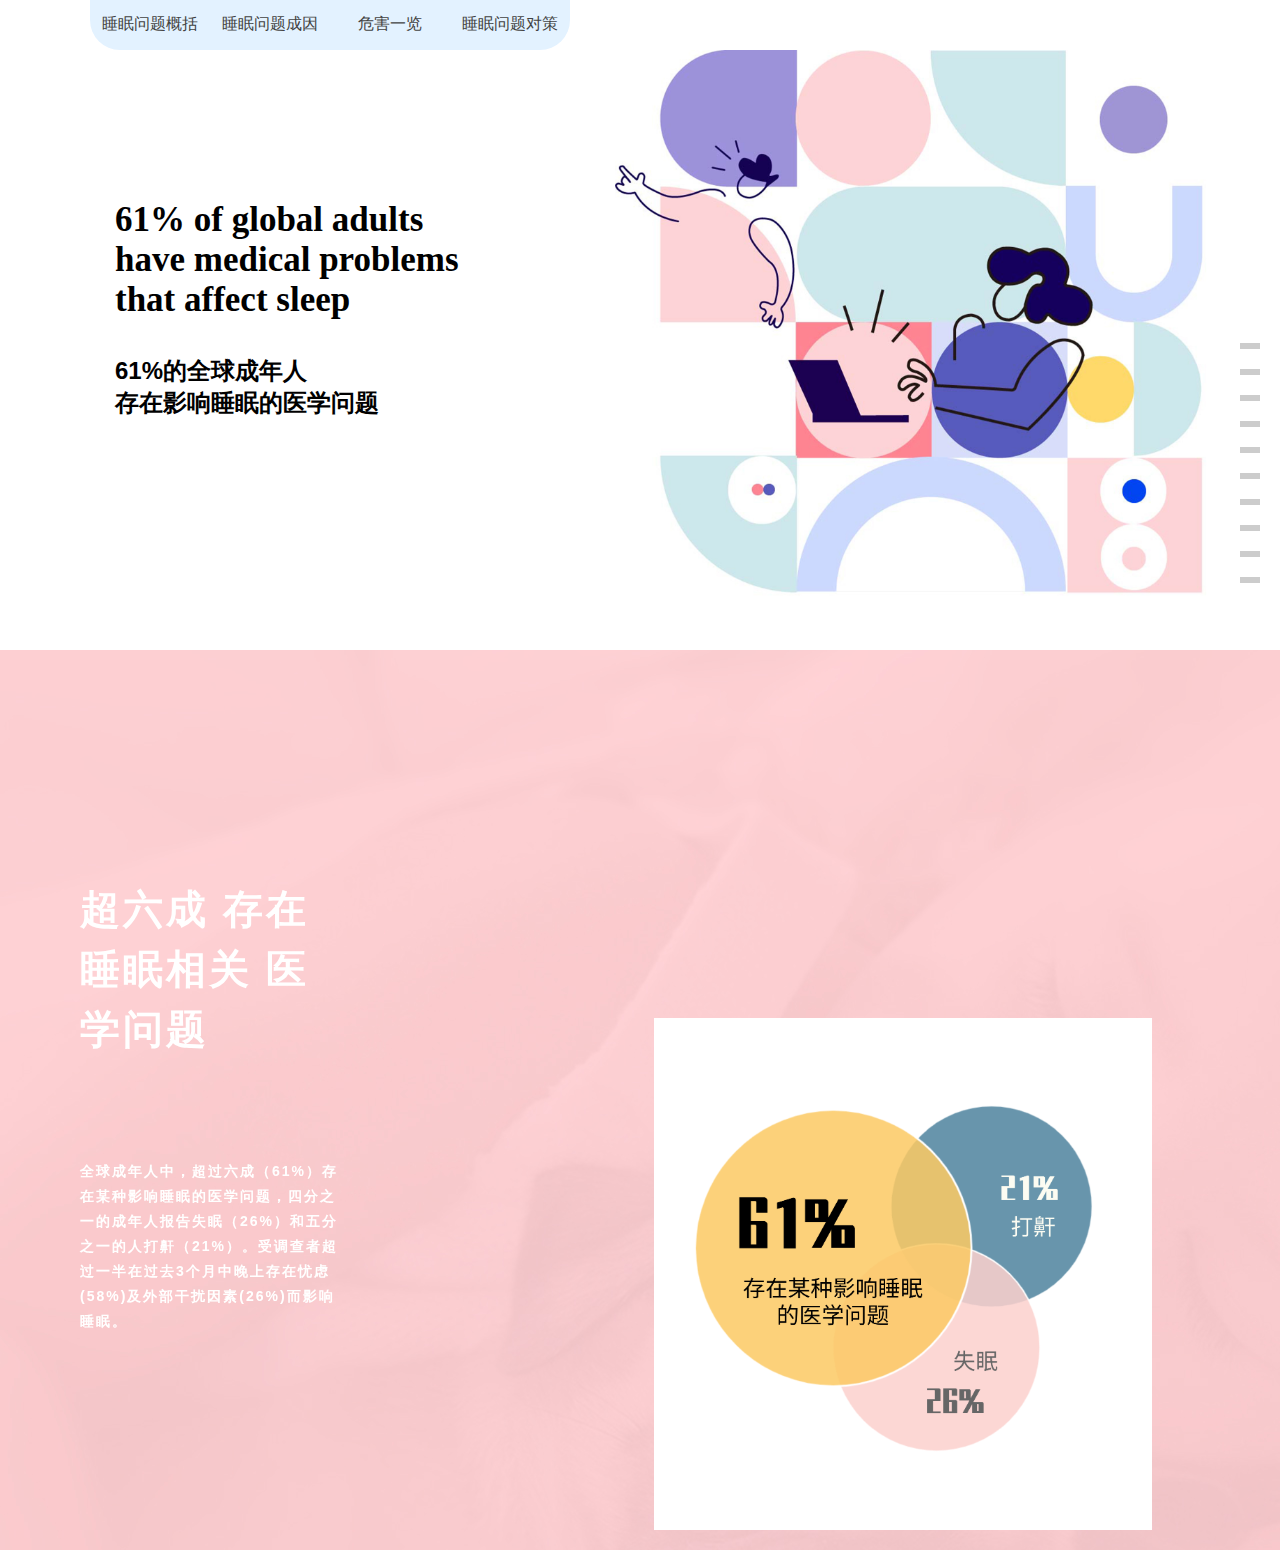
<file: index.html>
<!doctype html>
<html>
<head>
<meta charset="utf-8">
<title>睡眠问题概括</title>
	<link rel="stylesheet" href="css/index.css"/>

<link rel="stylesheet" href="css/style.css">
</head>

<body>
	<div id="header">
		<div class="header">
			
			<div class="header-middle">
				<nav>
					<ul id="nav">
						<li><a href="index.html">睡眠问题概括</a></li>
						<li><a href="wentichengyin.html">睡眠问题成因</a></li>
						<li><a href="wentiweihai.html">危害一览</a></li>
						<li><a href="jiejuefangan.html">睡眠问题对策</a></li>
					</ul>
				</nav>
			</div>
		</div>
	</div>
	
	<div class="big1">
		<div class="big1-left">
			<div class="big1-left1">
			<p>
				61% of global adults<br>
				have medical problems<br>
				that affect sleep
				
			</p>
			<h2>
				61%的全球成年人<br>
				存在影响睡眠的医学问题
			</h2>
			</div>
		</div>
		<div class="big1-right">
			<img src="img/睡眠概况/问题概括.jpg" alt="首图">
		</div>
	</div>
	
<div class="slider__warpper">
	  <div class="flex__container bg1 flex--active" data-slide="1">
		<div class="flex__item flex__item--left">
		  <div class="flex__content">
			
			<h1 class="text--big">超六成
存在睡眠相关
医学问题</h1>
			<p class="text--normal">全球成年人中，超过六成（61%）存在某种影响睡眠的医学问题，四分之一的成年人报告失眠（26%）和五分之一的人打鼾（21%）。受调查者超过一半在过去3个月中晚上存在忧虑 (58%)及外部干扰因素(26%)而影响睡眠。</p>
		  </div>
		 
		</div>
		<div class="flex__item flex__item--right"></div>
		<img class="pokemon__img" src="img/睡眠概况/1.png" />
	  </div>
	  <div class="flex__container bg2 animate--start" data-slide="2">
		<div class="flex__item flex__item--left">
		  <div class="flex__content">
			
			<h1 class="text--big">越年轻
越苦涩：
各代际睡眠图谱</h1>
			<p class="text--normal">调查显示：50后基本睡在甜美区。60后大多睡在舒适区和甜美区。70后4成睡在苦涩，烦躁和不眠区。80后和90后大多睡在苦涩区。00后再各个区域分布比较均衡。10后和05后大多睡在烦躁区和不眠区。</p>
		  </div>
		 
		</div>
		<div class="flex__item flex__item--right"></div>
		<img class="pokemon__img" src="img/睡眠概况/2.png" />
	  </div>
	  <div class="flex__container bg3 animate--start" data-slide="3">
		<div class="flex__item flex__item--left">
		  <div class="flex__content">
			
			<h1 class="text--big">超过3亿中国人
有睡眠障碍</h1>
			<p class="text--normal">中国有调查数据显示，超过3亿中国人有睡眠障碍，成年人失眠发生率高达38.2%，此外，6成以上90后觉得睡眠时间不足，6成以上青少年儿童睡眠时间不足8小时。</p>
		  </div>
		 
		</div>
		<div class="flex__item flex__item--right"></div>
		<img class="pokemon__img" src="img/睡眠概况/3.png" />
	  </div>
	  <div class="flex__container bg4 animate--start" data-slide="4">
		<div class="flex__item flex__item--left">
		  <div class="flex__content">
			
			<h1 class="text--big">全球睡眠概况</h1>
			<p class="text--normal">世界卫生组织统计发现，据有关数据统计，全球约有25%的人出现失眠问题。其中，约有20-30%是由于不同的睡眠障碍引起，而发达国家、城市的比例可能更高。根据世界卫生组织统计，全球睡眠障碍率达27%。</p>
		  </div>
		  
		</div>
		<div class="flex__item flex__item--right"></div>
		<img class="pokemon__img" src="img/睡眠概况/4.png" />
	  </div>
	  <div class="flex__container bg5 animate--start" data-slide="5">
		<div class="flex__item flex__item--left">
		  <div class="flex__content">
			
			<h1 class="text--big">失眠人群比例</h1>
			<p class="text--normal">中国失眠人群多达22.5%，2.3%的人存在严重的失眠问题，其中男性严重失眠人群比例是女性的两倍以上。数据分析还表明，入睡速度与生活习惯之间存在联系，零点以后，上床时间越晚，入睡就越困难；入睡时间更规律的人入睡速度......</p>
		  </div>
		  
		</div>
		<div class="flex__item flex__item--right"></div>
		<img class="pokemon__img" src="img/睡眠概况/5.png" />
	  </div>
	  
	  <div class="flex__container bg6 animate--start" data-slide="6">
		<div class="flex__item flex__item--left">
		  <div class="flex__content">
			
			<h1 class="text--big">地域睡眠
时长对比</h1>
			<p class="text--normal">通过城市分析发现，在中国最爱睡的城市排行榜中，安徽省宿州市排名第七，睡眠时间为7小时14分钟，排名第一的是拉萨，达到7小时27分钟。</p>
		  </div>
		  
		</div>
		<div class="flex__item flex__item--right"></div>
		<img class="pokemon__img" src="img/睡眠概况/6.png" />
	  </div>

	  <div class="flex__container bg7 animate--start" data-slide="7">
		<div class="flex__item flex__item--left">
		  <div class="flex__content">
			
			<h1 class="text--big">睡眠城市
排行榜</h1>
			<p class="text--normal">通过城市分析发现，在中国最爱睡的城市排行榜中，安徽省宿州市排名第七，睡眠时间为7小时14分钟，排名第一的是拉萨，达到7小时27分钟。</p>
		  </div>
		  
		</div>
		<div class="flex__item flex__item--right"></div>
		<img class="pokemon__img" src="img/睡眠概况/7.png" />
	  </div>

	  <div class="flex__container bg8 animate--start" data-slide="8">
		<div class="flex__item flex__item--left">
		  <div class="flex__content">
			
			<h1 class="text--big">失眠城市
排行榜</h1>
			<p class="text--normal">通过城市分析发现，在中国最爱睡的城市排行榜中，安徽省宿州市排名第七，睡眠时间为7小时14分钟，排名第一的是拉萨，达到7小时27分钟。</p>
		  </div>
		  
		</div>
		<div class="flex__item flex__item--right"></div>
		<img class="pokemon__img" src="img/睡眠概况/8.png" />
	  </div>

	  <div class="flex__container bg9 animate--start" data-slide="9">
		<div class="flex__item flex__item--left">
		  <div class="flex__content">
			
			<h1 class="text--big">90后睡眠不足，质量不佳</h1>
			<p class="text--normal">我国90后年轻人睡眠指数均值为 66.26，普遍睡眠不佳，呈现出“需要辗转反侧，才能安然入睡”的状态。“苦涩睡眠”占29.6%，“烦躁睡眠”占33.3%， “不眠”占12.2%，“安逸舒适睡眠”占......</p>
		  </div>
		  
		</div>
		<div class="flex__item flex__item--right"></div>
		<img class="pokemon__img" src="img/睡眠概况/10.png" />
	  </div>

	  <div class="flex__container bg10 animate--start" data-slide="10">
		<div class="flex__item flex__item--left">
		  <div class="flex__content">
			
			<h1 class="text--big">上海人最早睡，
北京人最早起</h1>
			<p class="text--normal">睡得最早的城市为上海，睡得最晚的城市深圳，起床最早的城市为北京，起床最晚的城市为珠海，晚睡晚起的城市为大连，晚睡早起的城市为重庆，作息最紊乱的城市为......</p>
		  </div>
		  
		</div>
		<div class="flex__item flex__item--right"></div>
		<img class="pokemon__img" src="img/睡眠概况/11.png" />
	  </div>

	  <div class="flex__container bg11 animate--start" data-slide="11">
		<div class="flex__item flex__item--left">
		  <div class="flex__content">
			
			<h1 class="text--big">数据来源</h1>
			<p class="text--normal">1. 搜狐健康
			2.2018-2019世界睡眠报告
			3.2019中国青少年儿童睡眠指数白皮书
			4.2016中国人睡眠白皮书
			5.2020职业人群睡眠调查报告
			6.淘宝数据
			7.2018国民睡眠生活消费大数据报告</p>
		  </div>
		  
		</div>
		<div class="flex__item flex__item--right"></div>
		<img class="pokemon__img" src="img/睡眠概况/30.png" />
	  </div>	  
	  
	</div>

	<div class="slider__navi">
	  <a href="#" class="slide-nav active" data-slide="1">1</a>
	  <a href="#" class="slide-nav" data-slide="2">2</a>
	  <a href="#" class="slide-nav" data-slide="3">3</a>
	  <a href="#" class="slide-nav" data-slide="4">4</a>
	  <a href="#" class="slide-nav" data-slide="5">5</a>
	  <a href="#" class="slide-nav" data-slide="6">6</a>
	  <a href="#" class="slide-nav" data-slide="7">7</a>
	  <a href="#" class="slide-nav" data-slide="8">8</a>
	  <a href="#" class="slide-nav" data-slide="9">9</a>
	  <a href="#" class="slide-nav" data-slide="10">10</a>
	  <a href="#" class="slide-nav" data-slide="11">11</a>
	</div>

<script src="js/jquery-2.1.1.min.js" type="text/javascript"></script>
<script type="text/javascript">
	$('.slide-nav').on('click', function(e) {
	  e.preventDefault();
	  // get current slide
	  var current = $('.flex--active').data('slide'),
		// get button data-slide
		next = $(this).data('slide');

	  $('.slide-nav').removeClass('active');
	  $(this).addClass('active');

	  if (current === next) {
		return false;
	  } else {
		$('.slider__warpper').find('.flex__container[data-slide=' + next + ']').addClass('flex--preStart');
		$('.flex--active').addClass('animate--end');
		setTimeout(function() {
		  $('.flex--preStart').removeClass('animate--start flex--preStart').addClass('flex--active');
		  $('.animate--end').addClass('animate--start').removeClass('animate--end flex--active');
		}, 800);
	  }
	});
</script>	
</body>
</html>
</file>
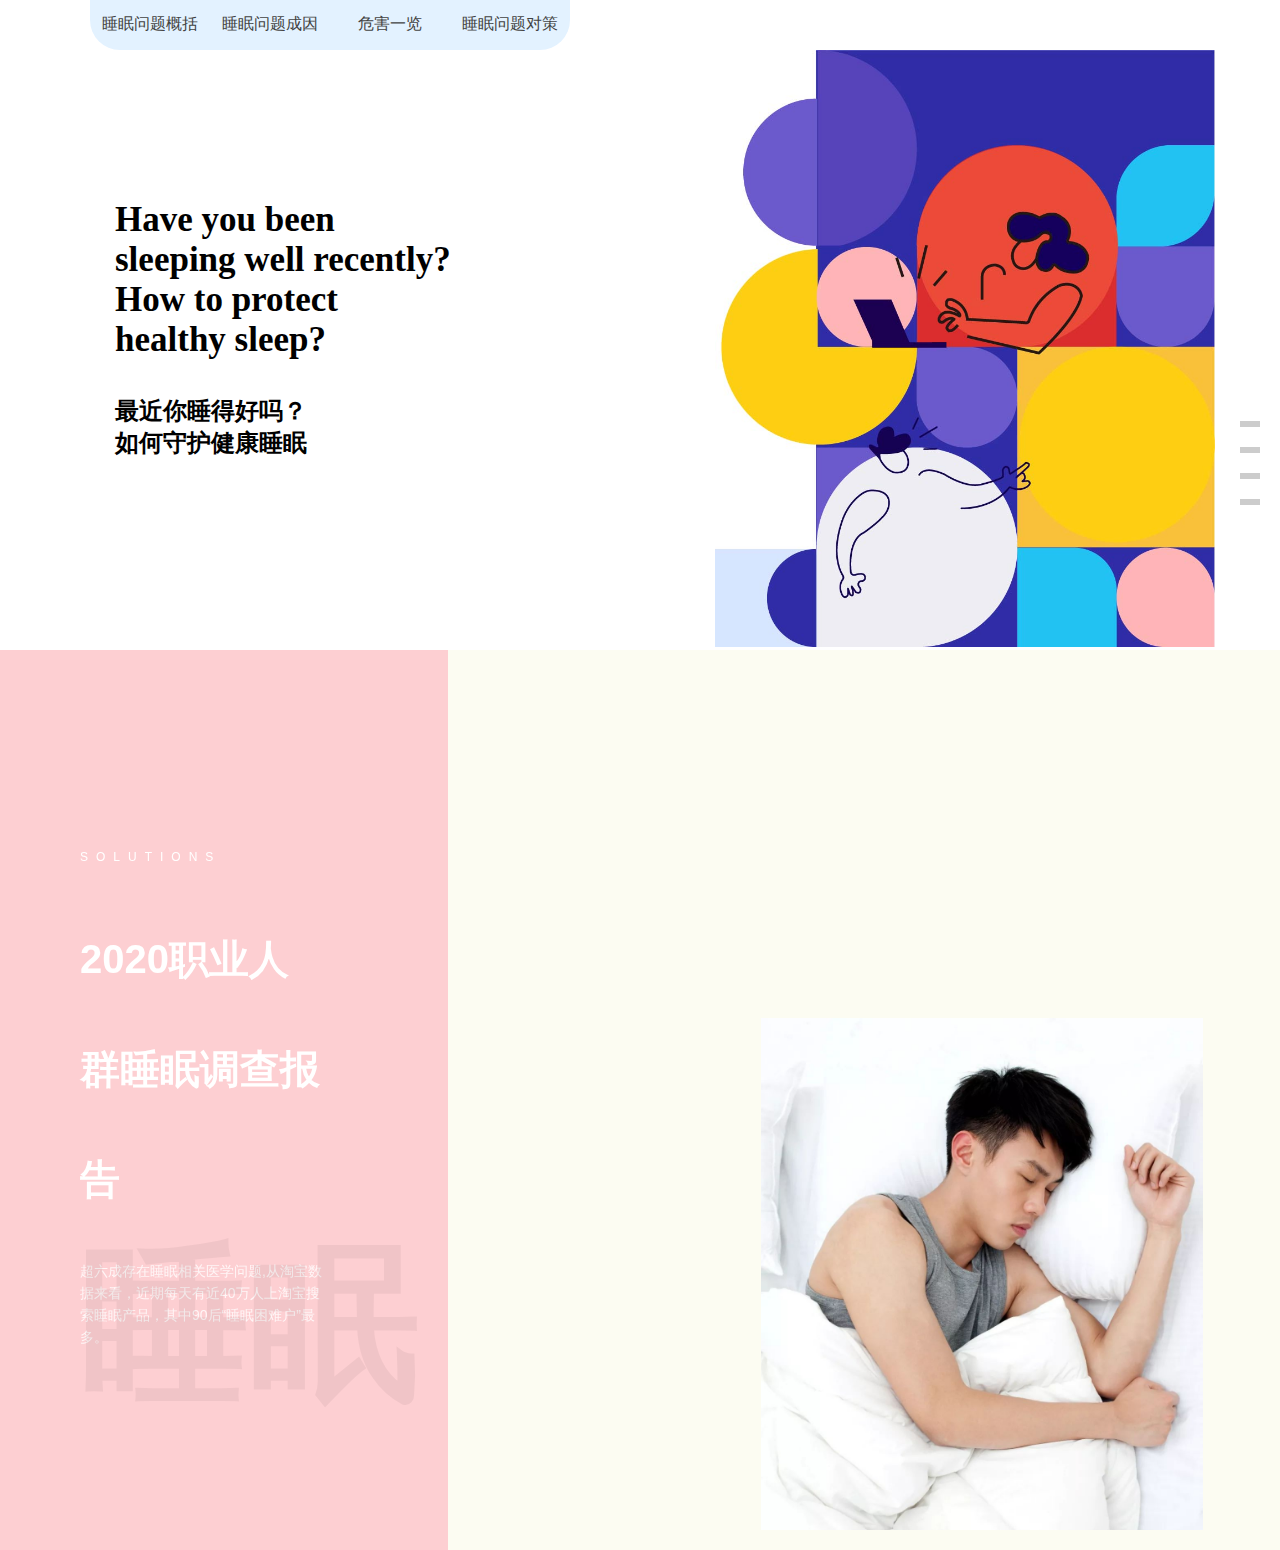
<file: jiejuefangan.html>
<!doctype html>
<html>
<head>
<meta charset="utf-8">
<title>睡眠问题对策</title>
	<link rel="stylesheet" href="css/jiejuefangan.css"/>
	<link href="css/style1.css" rel="stylesheet">
</head>

<body>
	<div id="header">
		<div class="header">
			
			<div class="header-middle">
				<nav>
					<ul id="nav">
						<li><a href="index.html">睡眠问题概括</a></li>
						<li><a href="wentichengyin.html">睡眠问题成因</a></li>
						<li><a href="wentiweihai.html">危害一览</a></li>
						<li><a href="jiejuefangan.html">睡眠问题对策</a></li>
					</ul>
				</nav>
			</div>
		</div>
	</div>
	
	<div class="big1">
		<div class="big1-left">
			<div class="big1-left1">
			<p>
				Have you been<br>
				sleeping well recently?<br>
				How to protect<br>
				healthy sleep?
			</p>
			<h2>
				最近你睡得好吗？<br>
				如何守护健康睡眠
			</h2>
			</div>
		</div>
		<div class="big1-right">
			<img src="img/解决方案/问题方案.jpg" alt="首图">
		</div>
	</div>
	
	<div class="slider__warpper">
	  <div class="flex__container flex--pikachu flex--active" data-slide="1">
		<div class="flex__item flex__item--left">
		  <div class="flex__content">
			<p class="text--sub">solutions</p>
			<h1 class="text--big">2020职业人群睡眠调查报告</h1>
			<p class="text--normal">超六成存在睡眠相关医学问题,从淘宝数据来看，近期每天有近40万人上淘宝搜索睡眠产品，其中90后“睡眠困难户”最多。</p>
		  </div>
		  <p class="text__background">睡眠</p>
		</div>
		<div class="flex__item flex__item--right"></div>
		<img class="pokemon__img" src="img/解决方案/1234.jpeg" alt="数据图">
	  </div>
	  <div class="flex__container flex--piplup animate--start" data-slide="2">
		<div class="flex__item flex__item--left">
		  <div class="flex__content">
			<p class="text--sub">Pokemon Gen IV</p>
			<h1 class="text--big"></h1>
			<p class="text--normal">从智能硬件到泡脚 为改善睡眠操碎了心。
国人为了改善睡眠也做了很多努力，除了佩戴智能手环 / 手表监测睡眠之外，听音乐、泡脚和坚持运动是大家为了改善睡眠使用最多的方法，其他还有购买更舒适的寝具、看书等方式。
From intelligent hardware to feet, it breaks the heart to improve sleep.
In addition to wearing smart bracelets / watches to monitor sleep, listening to music, soaking feet and sticking to exercise are the most commonly used methods to improve sleep. Other ways include buying more comfortable bedding and reading books.
</p>
		  </div>
		  <p class="text__background">睡眠</p>
		</div>
		<div class="flex__item flex__item--right"></div>
		<img class="pokemon__img" src="img/解决方案/21.png" alt="数据图">
	  </div>
	  <div class="flex__container flex--blaziken animate--start" data-slide="3">
		<div class="flex__item flex__item--left">
		  <div class="flex__content">
			<p class="text--sub">solutions</p>
			<h1 class="text--big">解决睡眠问题的办法</h1>
			<p class="text--normal">调查显示，过去一年购买助眠产品在整体消费占比数据统计的全国省份排行中，内蒙古、甘肃、青海等西北部地区睡眠幸福指数最高。相比之下，上海、北京、浙江、天津、江苏、黑龙江、福建等一线和东部沿海省份城市睡眠问题较为严重，睡眠幸福指数最低。</p>
		  </div>
		  <p class="text__background">睡眠</p>
		</div>
		<div class="flex__item flex__item--right"></div>
		<img class="pokemon__img" src="img/解决方案/12345.jpeg" alt="数据图">
	  </div>
	  <div class="flex__container flex--dialga animate--start" data-slide="4">
		<div class="flex__item flex__item--left">
		  <div class="flex__content">
			<p class="text--sub"></p>
			<h1 class="text--big"></h1>
			<p class="text--normal">此外，与男性相比，女性更易受睡眠困扰，对睡眠的要求自然也更为精致。如图所示，淘宝上购买睡眠产品的女性消费者远高于男性，占比超70％。
从图中可以看出，睡眠喷雾、保健枕头、蒸汽眼罩成了淘宝年度助眠神器。除此之外，智能睡眠仪、抗菌防螨被、玻尿酸美颜枕等睡眠“黑科技”也受到消费者青睐。</p>
		  </div>
		  <p class="text__background">睡眠</p>
		</div>
		<div class="flex__item flex__item--right"></div>
		<img class="pokemon__img" src="img/解决方案/25.png" alt="数据图">
	  </div>
	  <div class="flex__container flex--zekrom animate--start" data-slide="5">
		<div class="flex__item flex__item--left">
		  <div class="flex__content">
			<p class="text--sub">Pokemon Gen V</p>
			<h1 class="text--big">数据来源</h1>
			<p class="text--normal">
            1. 搜狐健康
			2.2018-2019世界睡眠报告
			3.2019中国青少年儿童睡眠指数白皮书
			4.2016中国人睡眠白皮书
			5.2020职业人群睡眠调查报告
			6.淘宝数据
			7.2018国民睡眠生活消费大数据报告</p>
		  </div>
		  <p class="text__background">睡眠</p>
		</div>
		<div class="flex__item flex__item--right"></div>
		<img class="pokemon__img" src="img/睡眠概况/30.png" alt="数据图">
	 </div>
	</div>
	
	

	<div class="slider__navi">
	  <a class="slide-nav active" href="#" data-slide="1">pikachu</a>
	  <a class="slide-nav" href="#" data-slide="2">piplup</a>
	  <a class="slide-nav" href="#" data-slide="3">blaziken</a>
	  <a class="slide-nav" href="#" data-slide="4">dialga</a>
	  <a class="slide-nav" href="#" data-slide="5">zekrom</a>
	</div>

<script src="js/jquery-2.1.1.min.js" type="text/javascript"></script>
<script type="text/javascript">
	$('.slide-nav').on('click', function(e) {
	  e.preventDefault();
	  // get current slide
	  var current = $('.flex--active').data('slide'),
		// get button data-slide
		next = $(this).data('slide');

	  $('.slide-nav').removeClass('active');
	  $(this).addClass('active');

	  if (current === next) {
		return false;
	  } else {
		$('.slider__warpper').find('.flex__container[data-slide=' + next + ']').addClass('flex--preStart');
		$('.flex--active').addClass('animate--end');
		setTimeout(function() {
		  $('.flex--preStart').removeClass('animate--start flex--preStart').addClass('flex--active');
		  $('.animate--end').addClass('animate--start').removeClass('animate--end flex--active');
		}, 800);
	  }
	});
</script>
</body>
</html>
</file>
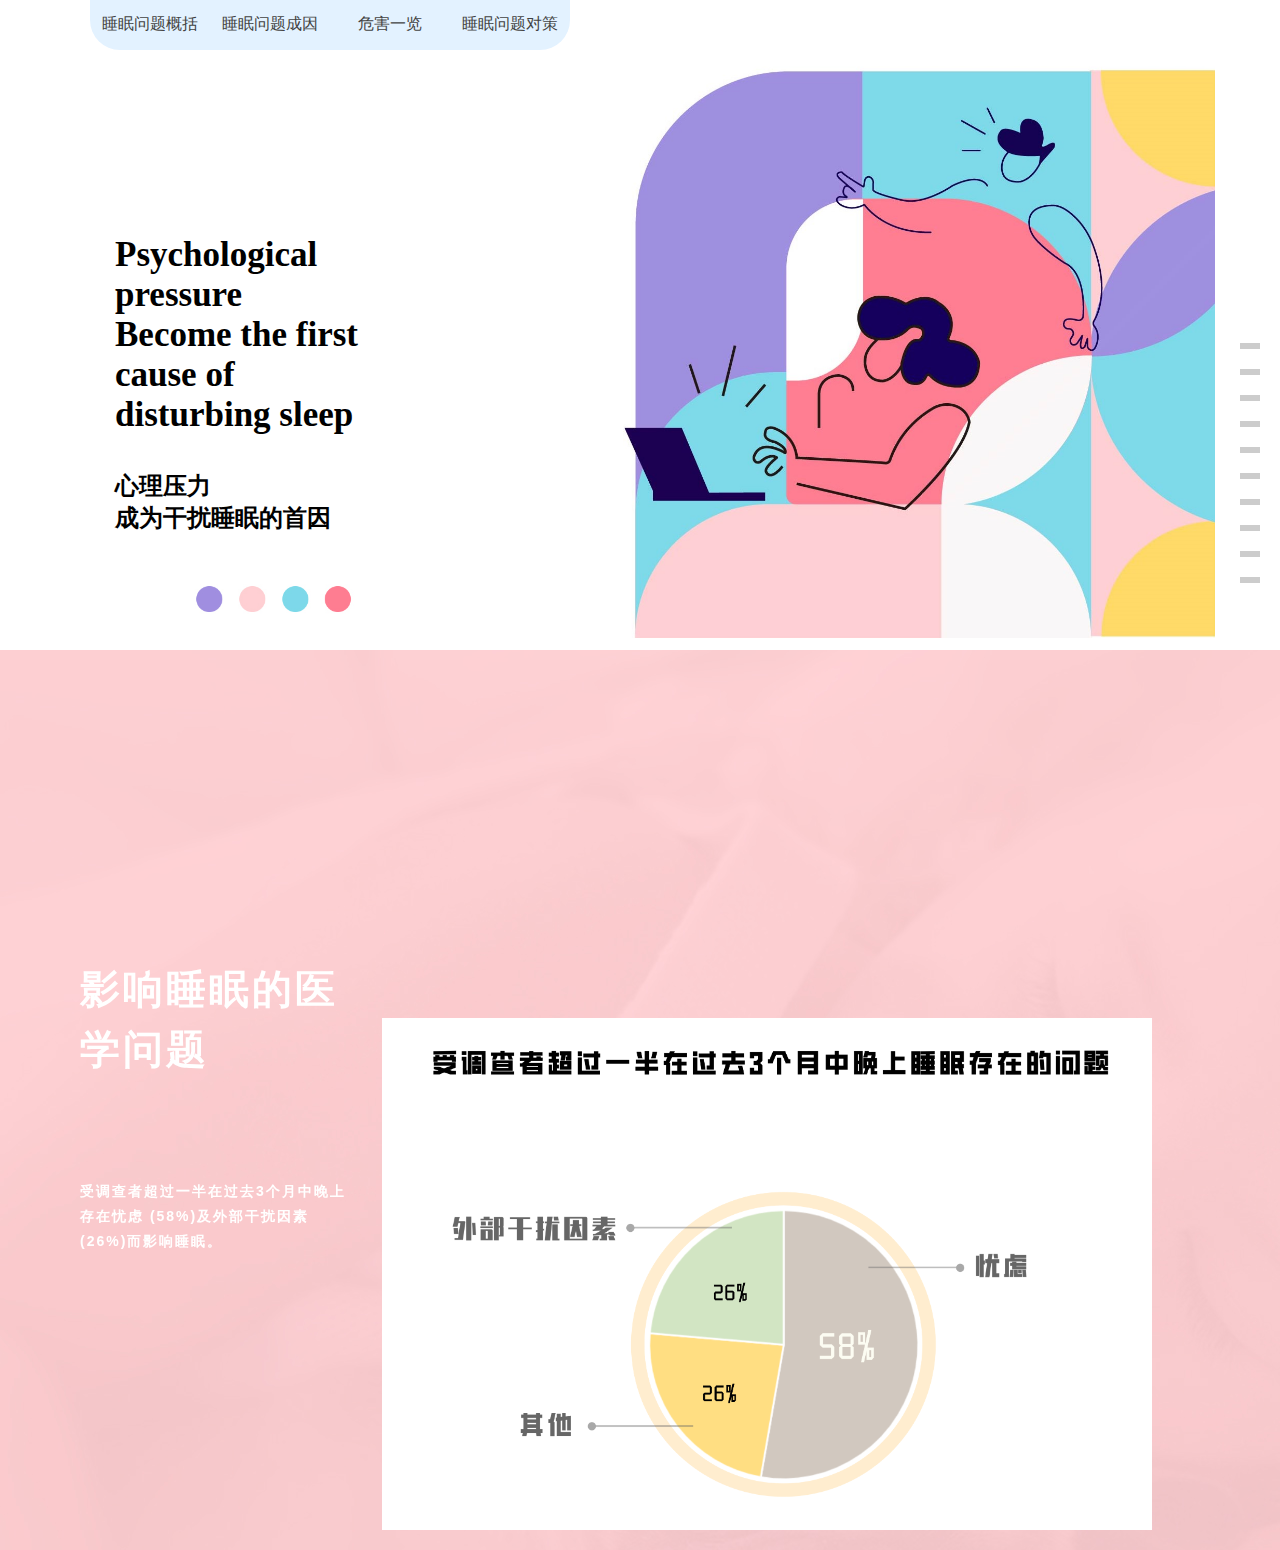
<file: wentichengyin.html>
<!doctype html>
<html>
<head>
<meta charset="utf-8">
<title>睡眠问题成因</title>
	<link rel="stylesheet" href="css/wentichengyin.css"/>
	<link rel="stylesheet" href="css/style.css">
</head>

<body>
	<div id="header">
		<div class="header">
			
			<div class="header-middle">
				<nav>
					<ul id="nav">
						<li><a href="index.html">睡眠问题概括</a></li>
						<li><a href="wentichengyin.html">睡眠问题成因</a></li>
						<li><a href="wentiweihai.html">危害一览</a></li>
						<li><a href="jiejuefangan.html">睡眠问题对策</a></li>
					</ul>
				</nav>
			</div>
		</div>
	</div>
	
	<div class="big1">
		<div class="big1-left">
			<div class="big1-left1">
			<p>
				Psychological pressure<br>
				Become the first cause of<br>
				disturbing sleep<br>
			</p>
			<h2>
				心理压力<br>
				成为干扰睡眠的首因
			</h2>
			</div>
			<div class="big1-left2">
				<img src="img/问题成因/点.jpg" alt="首图">
			</div>
		</div>
		<div class="big1-right">
			<img src="img/问题成因/问题的成因.jpg" alt="首图">
		</div>
	</div>
	
	<div class="slider__warpper">
	  <div class="flex__container bg1 flex--active" data-slide="1">
		<div class="flex__item flex__item--left">
		  <div class="flex__content">
			
			<h1 class="text--big">影响睡眠的医学问题</h1>
			<p class="text--normal">受调查者超过一半在过去3个月中晚上存在忧虑 (58%)及外部干扰因素(26%)而影响睡眠。</p>
		  </div>
		 
		</div>
		<div class="flex__item flex__item--right"></div>
		<img class="pokemon__img" src="img/问题成因/2-2.png" alt="数据图" >
	  </div>
	  <div class="flex__container bg2 animate--start" data-slide="2">
		<div class="flex__item flex__item--left">
		  <div class="flex__content">
			
			<h1 class="text--big">失眠带来的危害</h1>
			<p class="text--normal">未经治疗的失眠病人，83%的人出现沮丧和恼怒情绪，59%的人记忆力下降，47%的人伴随抑郁症状，43%的人出现思维混淆，42%的人情绪失控。长期失眠的人记忆力会减退，工作效率会大大下降，可能还会伴随消化不良......</p>
		  </div>
		 
		</div>
		<div class="flex__item flex__item--right"></div>
		<img class="pokemon__img" src="img/问题成因/失眠原因.png" alt="数据图">
	  </div>
	  <div class="flex__container bg3 animate--start" data-slide="3">
		<div class="flex__item flex__item--left">
		  <div class="flex__content">
			
			<h1 class="text--big">心理压力成为
干扰睡眠的首因</h1>
			<p class="text--normal">《白皮书》显示：近 80% 的人都比较关注自己的睡眠，心理压力大、工作学习任务重是影响睡眠的两大重要因素，仅有 30% 的人睡醒后感觉精力满满，大多数人在睡醒后都有一些不适。</p>
		  </div>
		 
		</div>
		<div class="flex__item flex__item--right"></div>
		<img class="pokemon__img" src="img/问题成因/20.png" alt="数据图">
	  </div>
	  <div class="flex__container bg4 animate--start" data-slide="4">
		<div class="flex__item flex__item--left">
		  <div class="flex__content">
			
			<h1 class="text--big">各代际失眠原因迥异</h1>
			<p class="text--normal">调查显示：00后主要失眠原因来自于学业压力;作为社会中坚力量的70后，80后和90后，工作压力过大是其失眠的主要原因；60后没有原因，莫名失眠；50后失眠原因受气候和生理原因影响较大。</p>
		  </div>
		  
		</div>
		<div class="flex__item flex__item--right"></div>
		<img class="pokemon__img" src="img/问题成因/年龄和失眠原因.png" alt="数据图">
	  </div>
	  <div class="flex__container bg5 animate--start" data-slide="5">
		<div class="flex__item flex__item--left">
		  <div class="flex__content">
			
			<h1 class="text--big">老人最养生 
年轻人睡眠堪忧</h1>
			<p class="text--normal">分年龄层来看，年纪越大的人睡的越养生，各年龄段人群睡眠中，只有 70 前和 80 后平均每晚的睡眠时间超过了 7 小时，其中 70 前睡眠时长最......</p>
		  </div>
		  
		</div>
		<div class="flex__item flex__item--right"></div>
		<img class="pokemon__img" src="img/问题成因/19.png" alt="数据图">
	  </div>
	  
	  <div class="flex__container bg6 animate--start" data-slide="6">
		<div class="flex__item flex__item--left">
		  <div class="flex__content">
			
			<h1 class="text--big">睡眠时间平均7.5h，
低于健康标准</h1>
			<p class="text--normal">90后睡眠时间平均值为7.5小时，低于健康睡眠时间，六成以上觉得睡眠时间不足。其中43.3%睡眠时间为7-8小时，23.4%睡眠时间为8-10小时。同时，调查结果显示，30.9%的人入睡需要30分钟以上，0.9%需要药物助眠才能入睡。</p>
		  </div>
		  
		</div>
		<div class="flex__item flex__item--right"></div>
		<img class="pokemon__img" src="img/问题成因/90后睡眠时间调查.png" alt="数据图">
	  </div>

	  <div class="flex__container bg7 animate--start" data-slide="7">
		<div class="flex__item flex__item--left">
		  <div class="flex__content">
			
			<h1 class="text--big">睡眠障碍者职业分析
程序员最易失眠</h1>
			<p class="text--normal">最容易失眠的是程序员，占16%，其次是蓝领、销售、咨询人员，新兴职业的淘宝店主、网红的睡眠状况也不是很好，分列第五、第六位。</p>
		  </div>
		  
		</div>
		<div class="flex__item flex__item--right"></div>
		<img class="pokemon__img" src="img/问题成因/90后职业分析.png" alt="数据图">
	  </div>

	  <div class="flex__container bg8 animate--start" data-slide="8">
		<div class="flex__item flex__item--left">
		  <div class="flex__content">
			
			<h1 class="text--big">女性平均
每晚多睡 
21分钟</h1>
			<p class="text--normal">女性的睡眠习惯明显优于男性，数据显示，女性的平均每晚睡眠时长比男性多 21 分钟，入睡时间在 23:40，比男性早 23 分钟，起床时间也早于男性......</p>
		  </div>
		  
		</div>
		<div class="flex__item flex__item--right"></div>
		<img class="pokemon__img" src="img/问题成因/17-2.png" alt="数据图">
	  </div>

	  <div class="flex__container bg9 animate--start" data-slide="9">
		<div class="flex__item flex__item--left">
		  <div class="flex__content">
			
			<h1 class="text--big">“晚睡晚起”
作息习惯人数最多</h1>
			<p class="text--normal">我国90后31.1%的受访者属于“晚睡晚起”作息习惯，30.9%属于“晚睡早起”，能保持早睡早起型作息的只占17.5%。接近1/3的人上午9点后起床。只有......</p>
		  </div>
		  
		</div>
		<div class="flex__item flex__item--right"></div>
		<img class="pokemon__img" src="img/问题成因/90后作息习惯.png" alt="数据图">
	  </div>

	  <div class="flex__container bg10 animate--start" data-slide="10">
		<div class="flex__item flex__item--left">
		  <div class="flex__content">
			
			<h1 class="text--big">淘宝睡眠经济数据图</h1>
			<p class="text--normal">从淘宝数据来看，近期每天有近40万人上淘宝搜索睡眠产品，其中90后“睡眠困难户”最多。</p>
		  </div>
		  
		</div>
		<div class="flex__item flex__item--right"></div>
		<img class="pokemon__img" src="img/问题成因/23.png" alt="数据图">
	  </div>

	  <div class="flex__container bg11 animate--start" data-slide="11">
		<div class="flex__item flex__item--left">
		  <div class="flex__content">
			
			<h1 class="text--big">数据来源：</h1>
			<p class="text--normal">1. 搜狐健康
			2.2018-2019世界睡眠报告
			3.2019中国青少年儿童睡眠指数白皮书
			4.2016中国人睡眠白皮书
			5.2020职业人群睡眠调查报告
			6.淘宝数据
			7.2018国民睡眠生活消费大数据报告</p>
		  </div>
		  
		</div>
		<div class="flex__item flex__item--right"></div>
		<img class="pokemon__img" src="img/问题成因/30.png" alt="数据图">
	  </div>	  
	  
	</div>

	<div class="slider__navi">
	  <a href="#" class="slide-nav active" data-slide="1">1</a>
	  <a href="#" class="slide-nav" data-slide="2">2</a>
	  <a href="#" class="slide-nav" data-slide="3">3</a>
	  <a href="#" class="slide-nav" data-slide="4">4</a>
	  <a href="#" class="slide-nav" data-slide="5">5</a>
	  <a href="#" class="slide-nav" data-slide="6">6</a>
	  <a href="#" class="slide-nav" data-slide="7">7</a>
	  <a href="#" class="slide-nav" data-slide="8">8</a>
	  <a href="#" class="slide-nav" data-slide="9">9</a>
	  <a href="#" class="slide-nav" data-slide="10">10</a>
	  <a href="#" class="slide-nav" data-slide="11">11</a>
	</div>

<script src="js/jquery-2.1.1.min.js" type="text/javascript"></script>
<script type="text/javascript">
	$('.slide-nav').on('click', function(e) {
	  e.preventDefault();
	  // get current slide
	  var current = $('.flex--active').data('slide'),
		// get button data-slide
		next = $(this).data('slide');

	  $('.slide-nav').removeClass('active');
	  $(this).addClass('active');

	  if (current === next) {
		return false;
	  } else {
		$('.slider__warpper').find('.flex__container[data-slide=' + next + ']').addClass('flex--preStart');
		$('.flex--active').addClass('animate--end');
		setTimeout(function() {
		  $('.flex--preStart').removeClass('animate--start flex--preStart').addClass('flex--active');
		  $('.animate--end').addClass('animate--start').removeClass('animate--end flex--active');
		}, 800);
	  }
	});
</script>
</body>
</html>
</file>
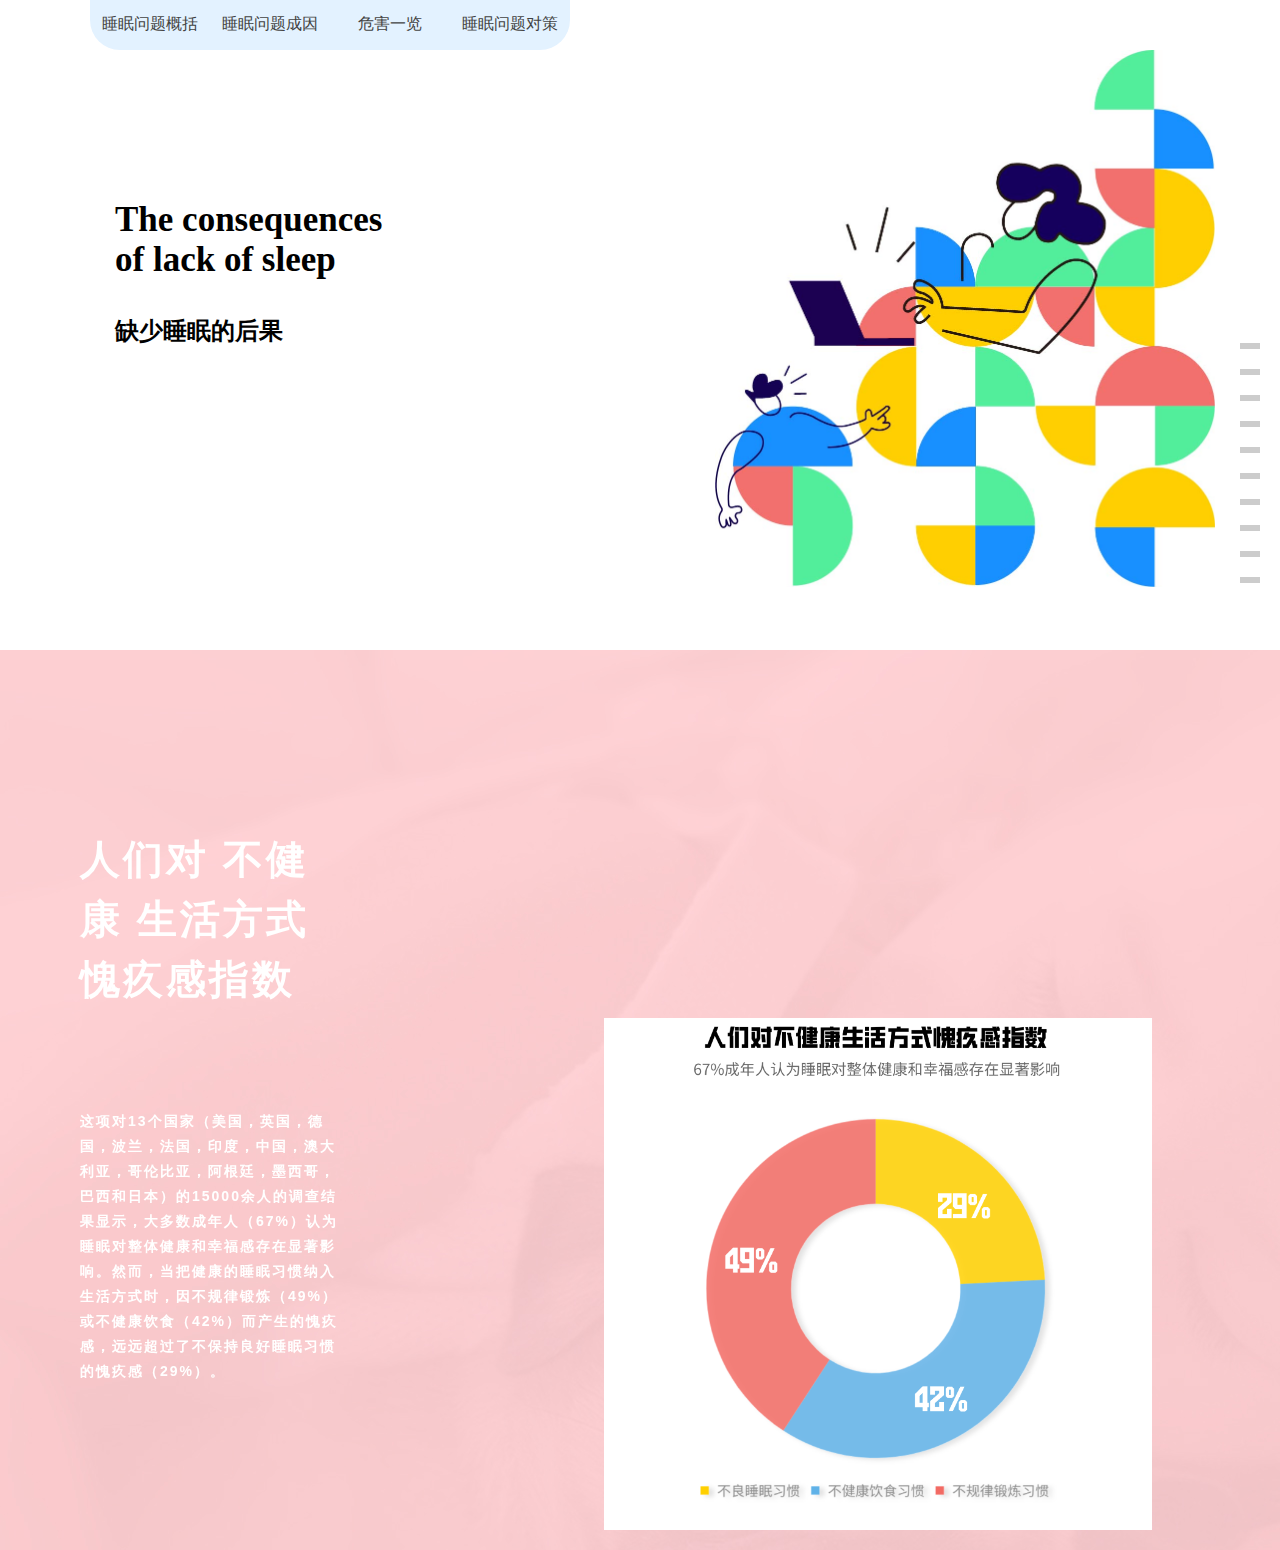
<file: wentiweihai.html>
<!doctype html>
<html>
<head>
<meta charset="utf-8">
<title>危害一览</title>
	<link rel="stylesheet" href="css/wentiweihai.css"/>
	<link rel="stylesheet" href="css/style.css">
</head>

<body>
	<div id="header">
		<div class="header">
			
			<div class="header-middle">
				<nav>
					<ul id="nav">
						<li><a href="index.html">睡眠问题概括</a></li>
						<li><a href="wentichengyin.html">睡眠问题成因</a></li>
						<li><a href="wentiweihai.html">危害一览</a></li>
						<li><a href="jiejuefangan.html">睡眠问题对策</a></li>
					</ul>
				</nav>
			</div>
		</div>
	</div>
	
	<div class="big1">
		<div class="big1-left">
			<div class="big1-left1">
			<p>
				The consequences<br>
				of lack of sleep<br>
			</p>
			<h2>
				缺少睡眠的后果<br>
			</h2>
			</div>
		</div>
		<div class="big1-right">
			<img src="img/问题危害/问题危害.jpg" alt="首图">
		</div>
	</div>
	
	<div class="slider__warpper">
	  <div class="flex__container bg1 flex--active" data-slide="1">
		<div class="flex__item flex__item--left">
		  <div class="flex__content">
			
			<h1 class="text--big">人们对
不健康
生活方式
愧疚感指数</h1>
			<p class="text--normal">这项对13个国家（美国，英国，德国，波兰，法国，印度，中国，澳大利亚，哥伦比亚，阿根廷，墨西哥，巴西和日本）的15000余人的调查结果显示，大多数成年人（67%）认为睡眠对整体健康和幸福感存在显著影响。然而，当把健康的睡眠习惯纳入生活方式时，因不规律锻炼（49%）或不健康饮食（42%）而产生的愧疚感，远远超过了不保持良好睡眠习惯的愧疚感（29%）。</p>
		  </div>
		 
		</div>
		<div class="flex__item flex__item--right"></div>
		<img class="pokemon__img" src="img/问题危害/愧疚指数.png" alt="数据图">
	  </div>
	  <div class="flex__container bg2 animate--start" data-slide="2">
		<div class="flex__item flex__item--left">
		  <div class="flex__content">
			
			<h1 class="text--big">情绪影响
睡眠质量</h1>
			<p class="text--normal">四分之三的人因为情绪导致睡眠质量下降，睡眠质量差的人达到36.3%。</p>
		  </div>
		 
		</div>
		<div class="flex__item flex__item--right"></div>
		<img class="pokemon__img" src="img/问题危害/10.png" alt="数据图">
	  </div>
	  <div class="flex__container bg3 animate--start" data-slide="3">
		<div class="flex__item flex__item--left">
		  <div class="flex__content">
			
			<h1 class="text--big">情绪影响
睡眠质量</h1>
			<p class="text--normal">四分之三的人因为情绪导致睡眠质量下降，睡眠质量差的人达到36.3%。</p>
		  </div>
		 
		</div>
		<div class="flex__item flex__item--right"></div>
		<img class="pokemon__img" src="img/问题危害/11.png" alt="数据图">
	  </div>
	  <div class="flex__container bg4 animate--start" data-slide="4">
		<div class="flex__item flex__item--left">
		  <div class="flex__content">
			
			<h1 class="text--big">情绪影响
睡眠质量</h1>
			<p class="text--normal">四分之三的人因为情绪导致睡眠质量下降，睡眠质量差的人达到36.3%。</p>
		  </div>
		  
		</div>
		<div class="flex__item flex__item--right"></div>
		<img class="pokemon__img" src="img/问题危害/12.png" alt="数据图">
	  </div>
	  <div class="flex__container bg5 animate--start" data-slide="5">
		<div class="flex__item flex__item--left">
		  <div class="flex__content">
			
			<h1 class="text--big">睡眠欠佳
生活质量
下降</h1>
			<p class="text--normal">受调查者超过一半在过去3个月中晚上存在忧虑 (58%)及外部干扰因素(26%)而影响睡眠。睡眠欠佳的后果包括：疲乏 (46%)，情绪不稳定或易怒(41%)，消极(39%)或注意力难以集中(39%)。</p>
		  </div>
		  
		</div>
		<div class="flex__item flex__item--right"></div>
		<img class="pokemon__img" src="img/问题危害/缺少睡眠后果.png" alt="数据图">
	  </div>
	  
	  <div class="flex__container bg6 animate--start" data-slide="6">
		<div class="flex__item flex__item--left">
		  <div class="flex__content">
			
			<h1 class="text--big">失眠
带来的危害</h1>
			<p class="text--normal">未经治疗的失眠病人，83%的人出现沮丧和恼怒情绪，59%的人记忆力下降，47%的人伴随抑郁症状，43%的人出现思维混淆，42%的人情绪失控。
长期失眠的人记忆力会减退，工作效率会大大下降，可能还会......</p>
		  </div>
		  
		</div>
		<div class="flex__item flex__item--right"></div>
		<img class="pokemon__img" src="img/问题危害/失眠导致问题.png" alt="数据图">
	  </div>

	  <div class="flex__container bg7 animate--start" data-slide="7">
		<div class="flex__item flex__item--left">
		  <div class="flex__content">
			
			<h1 class="text--big">2015年至2016年睡眠状况对比结果</h1>
			<p class="text--normal">据统计，2016中国人平均睡眠时长7小时，比2015年减少14分钟。平均入睡速度是17分钟，做梦时间占比为23%，深睡时长为1小时50分钟，每晚翻身次数为8次。男女睡眠对比分析发现，女性睡眠普遍比男性好，睡眠时长比男性多17分钟，入睡速度比男性快2分钟，深睡时长较男性多15分钟。年龄段睡眠分析发现，中学生一般睡眠时间最少，大学生......</p>
		  </div>
		  
		</div>
		<div class="flex__item flex__item--right"></div>
		<img class="pokemon__img" src="img/问题危害/逐年失眠分析.png" alt="数据图">
	  </div>

	  <div class="flex__container bg8 animate--start" data-slide="8">
		<div class="flex__item flex__item--left">
		  <div class="flex__content">
			
			<h1 class="text--big">女性平均
每晚多睡 
21 分钟</h1>
			<p class="text--normal">女性的睡眠习惯明显优于男性，数据显示，女性的平均每晚睡眠时长比男性多 21 分钟，入睡时间在 23:40，比男性早 23 分钟，起床时间也早于男性 2 分钟，平均睡眠得分为 83.5 分，而男性为 ......</p>
		  </div>
		  
		</div>
		<div class="flex__item flex__item--right"></div>
		<img class="pokemon__img" src="img/问题危害/18.png" alt="数据图">
	  </div>

	  <div class="flex__container bg9 animate--start" data-slide="9">
		<div class="flex__item flex__item--left">
		  <div class="flex__content">
			
			<h1 class="text--big">睡眠经济</h1>
			<p class="text--normal">世界睡眠日当天，淘宝在其新浪微博上发布了一组数据图，生动展示了淘宝上的睡眠经济。从淘宝数据来看，近期每天有近40万人上淘宝搜索睡眠产品，其中90后“睡眠困难户”最多。</p>
		  </div>
		  
		</div>
		<div class="flex__item flex__item--right"></div>
		<img class="pokemon__img" src="img/问题危害/24.png" alt="数据图">
	  </div>

	  <div class="flex__container bg10 animate--start" data-slide="10">
		<div class="flex__item flex__item--left">
		  <div class="flex__content">
			
			<h1 class="text--big">睡眠产品销量排行榜</h1>
			<p class="text--normal">调查显示，过去一年购买助眠产品在整体消费占比数据统计的全国省份排行中，内蒙古、甘肃、青海等西北部地区睡眠幸福指数最高。相比之下，上海、北京、浙江、天津、江苏、黑龙江、福建等一线和东部沿海省份城市睡眠问题较为严重，睡眠幸福指数最低。</p>
		  </div>
		  
		</div>
		<div class="flex__item flex__item--right"></div>
		<img class="pokemon__img" src="img/问题危害/27.png" alt="数据图">
	  </div>

	  <div class="flex__container bg11 animate--start" data-slide="11">
		<div class="flex__item flex__item--left">
		  <div class="flex__content">
			
			<h1 class="text--big">数据来源：</h1>
			<p class="text--normal">1. 搜狐健康
			2.2018-2019世界睡眠报告
			3.2019中国青少年儿童睡眠指数白皮书
			4.2016中国人睡眠白皮书
			5.2020职业人群睡眠调查报告
			6.淘宝数据
			7.2018国民睡眠生活消费大数据报告</p>
		  </div>
		  
		</div>
		<div class="flex__item flex__item--right"></div>
		<img class="pokemon__img" src="img/问题危害/30.png" alt="数据图">
	  </div>	  
	  
	</div>

	<div class="slider__navi">
	  <a href="#" class="slide-nav active" data-slide="1">1</a>
	  <a href="#" class="slide-nav" data-slide="2">2</a>
	  <a href="#" class="slide-nav" data-slide="3">3</a>
	  <a href="#" class="slide-nav" data-slide="4">4</a>
	  <a href="#" class="slide-nav" data-slide="5">5</a>
	  <a href="#" class="slide-nav" data-slide="6">6</a>
	  <a href="#" class="slide-nav" data-slide="7">7</a>
	  <a href="#" class="slide-nav" data-slide="8">8</a>
	  <a href="#" class="slide-nav" data-slide="9">9</a>
	  <a href="#" class="slide-nav" data-slide="10">10</a>
	  <a href="#" class="slide-nav" data-slide="11">11</a>
	</div>

<script src="js/jquery-2.1.1.min.js" type="text/javascript"></script>
<script type="text/javascript">
	$('.slide-nav').on('click', function(e) {
	  e.preventDefault();
	  // get current slide
	  var current = $('.flex--active').data('slide'),
		// get button data-slide
		next = $(this).data('slide');

	  $('.slide-nav').removeClass('active');
	  $(this).addClass('active');

	  if (current === next) {
		return false;
	  } else {
		$('.slider__warpper').find('.flex__container[data-slide=' + next + ']').addClass('flex--preStart');
		$('.flex--active').addClass('animate--end');
		setTimeout(function() {
		  $('.flex--preStart').removeClass('animate--start flex--preStart').addClass('flex--active');
		  $('.animate--end').addClass('animate--start').removeClass('animate--end flex--active');
		}, 800);
	  }
	});
</script>
</body>
</html>
</file>
<file: css/index.css>
@charset "utf-8";
/* CSS Document */
		body,img,ul,li{
			padding: 0px;
			margin: 0px;	
		}
		#header{
			width:1150px;
			height: 50px;
			/*border: 1px solid #EA8486;*/
			margin: 0px auto;
		}
		.header{
			width: 1100px;
			height: 30px;
			/*border: 1px solid red;*/
			margin: 0px auto;
		}
		.header-left{
			width: 180px;
			height: 40px;
			/*border: 1px solid green;*/
			float: left;
			line-height: 2rem;
		}
		.header-middle{
			height: 40px;
			/*border: 1px solid green;*/
			float: left;
		}
		.header-right1{
			width: 300px;
			height: 40px;
			/*border: 1px solid #FDF7F7;*/
			float:left;
		}
		.header-right2{
			width: 50px;
			height: 40px;
			/*border: 1px solid #FDF7F7;*/
			float:right;
			line-height: 2.8rem;
		}
		.header-title{
			font-family:Microsoft YaHei;
			font-size:25px;
			font-weight: bold;
			color:#3187F3;
		}
		#nav{
			list-style: none;
			height:50px;
			line-height: 3rem;
			float: right;
			text-align: center;	
			position:fixed;
			z-index:999;
			border-radius: 0px 0px 30px 30px;
			background: #E3F2FF;
		}
		.nav-title{
			font-family:Microsoft YaHei;
			text-align:left;
			font-size:12px;
			color:#B3B3B3;	
		}
		#nav li{
			height: 20px;
			margin-left: 0px;
			float:left;
			width:120px;
		}
		a{
			font-family:SimHei;
			text-decoration:none;
			text-transform:uppercase;
			color:#424242;
		}
		a:hover{
			color:#F0BBCA;
		}
		a:active{
			color:#4175D8;
		} 
		.big1{
			width: 1150px;
			height: 600px;
			/*background-color: #E8E9B9;*/
			margin: 0px auto;	
		}
		.big1-left{
			width: 500px;
			height: 600px;
			/*background-color:#F79193;*/
			float:left;
			margin: 0 0 0 0;
		}
		.big1-left1{
			margin: 150px 50px 50px;
		}
		.big1-left1>p{
			font-family:Microsoft YaHei;
			font-size:35px;
			font-weight: bold;
		}
		.big1-right{
			width: 600px;
			height: 600px;
			/*background-color:antiquewhite;*/
			float:right;
			margin: 0 0 0 0;
		}
		.big1-right>img{
			width: 600px
		}
		.big2{
			width: 1150px;
			height: 600px;
			background:url(../img/睡眠概况/第一屏.jpg);no-repeat:10px center;
			margin: 0px auto;
		}
		.big2-left{
			width: 300px;
			height: 600px;
			float:left;
			margin: 0px 10px 0px; 
		}
		.big2-left1{
			width: 300px;
			height: 300px;
			float:left;
			margin: 10px 10px 0px; 
		}
		.big2-left1>p{
			font-family:Microsoft YaHei;
			font-size:30px;
			font-weight: bold;
			letter-spacing: 10px;
			color:#FFFFFF;
			margin: 200px 0px 0px 50px;
		}
		.big2-left2{
			width: 300px;
			height: 200px;
			float:left;
			margin: 0px 10px 0px; 
		}
		.big2-left2>p{
			width: 300px;
			height: 200px;
			float:left; 
			font-family:SimHei;
			font-size:13px;
			letter-spacing: 1px;
			line-height:25px;
			color:#FFFFFF;	
			margin: 60px 50px ;
		}
		.big2-right{
			width: 600px;
			height: 400px;
			background-color:#FFFFFF;
			float:right;
			margin: 100px 100px 100px;
		}
		.big2-right>img{
			width: 500px;
			margin: 5px 60px;
		}
		.big3{
			width: 1150px;
			height: 600px;
			background:url(../img/睡眠概况/第二屏.jpg);no-repeat:10px center;
			margin: 0px auto;
		}
		.big3-left{
			width: 300px;
			height: 600px;
			float:left;
			margin: 0px 10px 0px; 
		}
		.big3-left1{
			width: 350px;
			height: 300px;
			float:left;
			margin: 10px 10px 0px; 
		}
		.big3-left1>p{
			font-family:Microsoft YaHei;
			font-size:30px;
			font-weight: bold;
			letter-spacing: 10px;
			color:#FFFFFF;
			margin: 200px 0px 0px 50px;
		}
		.big3-left2{
			width: 300px;
			height: 200px;
			float:left;
			margin: 0px 10px 0px; 
		}
		.big3-left2>p{
			width: 300px;
			height: 200px;
			float:left; 
			font-family:SimHei;
			font-size:13px;
			letter-spacing: 1px;
			line-height:25px;
			color:#FFFFFF;	
			margin: 60px 50px ;
		}
		.big3-right{
			width: 600px;
			height: 400px;
			background-color:#FFFFFF;
			float:right;
			margin: 100px 100px 100px;
		}
		.big3-right>img{
			width: 500px;
			margin: 5px 60px;
		}
		
		.big4{
			width: 1150px;
			height: 600px;
			background:url(../img/睡眠概况/第三屏.jpg);no-repeat:10px center;
			margin: 0px auto;
		}
		.big4-left{
			width: 300px;
			height: 600px;
			float:left;
			margin: 0px 10px 0px; 
		}
		.big4-left1{
			width: 350px;
			height: 300px;
			float:left;
			margin: 10px 10px 0px; 
		}
		.big4-left1>p{
			font-family:Microsoft YaHei;
			font-size:30px;
			font-weight: bold;
			letter-spacing: 10px;
			color:#FFFFFF;
			margin: 200px 0px 0px 50px;
		}
		.big4-left2{
			width: 300px;
			height: 200px;
			float:left;
			margin: 0px 10px 0px; 
		}
		.big4-left2>p{
			width: 300px;
			height: 200px;
			float:left; 
			font-family:SimHei;
			font-size:13px;
			letter-spacing: 1px;
			line-height:25px;
			color:#FFFFFF;	
			margin: 60px 50px ;
		}
		.big4-right{
			width: 600px;
			height: 400px;
			background-color:#FFFFFF;
			float:right;
			margin: 100px 100px 100px;
		}
		.big4-right>img{
			width: 600px;
			margin: 8px 3px;
		}

		.big5{
			width: 1150px;
			height: 600px;
			background:url(../img/睡眠概况/第四屏.jpg);no-repeat:10px center;
			margin: 0px auto;
		}
		.big5-left{
			width: 300px;
			height: 600px;
			float:left;
			margin: 0px 10px 0px; 
		}
		.big5-left1{
			width: 350px;
			height: 300px;
			float:left;
			margin: 10px 10px 0px; 
		}
		.big5-left1>p{
			font-family:Microsoft YaHei;
			font-size:30px;
			font-weight: bold;
			letter-spacing: 10px;
			color:#FFFFFF;
			margin: 200px 0px 0px 50px;
		}
		.big5-left2{
			width: 300px;
			height: 200px;
			float:left;
			margin: 0px 10px 0px; 
		}
		.big5-left2>p{
			width: 300px;
			height: 200px;
			float:left; 
			font-family:SimHei;
			font-size:13px;
			letter-spacing: 1px;
			line-height:25px;
			color:#FFFFFF;	
			margin: 60px 50px ;
		}
		.big5-right{
			width: 600px;
			height: 400px;
			background-color:#FFFFFF;
			float:right;
			margin: 100px 100px 100px;
		}
		.big5-right>img{
			width: 600px;
			margin: 3px 3px;
		}
		.big6{
			width: 1150px;
			height: 600px;
			background:url(../img/睡眠概况/第五屏.jpg);no-repeat:10px center;
			margin: 0px auto;
		}
		.big6-left{
			width: 300px;
			height: 600px;
			float:left;
			margin: 0px 10px 0px; 
		}
		.big6-left1{
			width: 350px;
			height: 300px;
			float:left;
			margin: 10px 10px 0px; 
		}
		.big6-left1>p{
			font-family:Microsoft YaHei;
			font-size:30px;
			font-weight: bold;
			letter-spacing: 10px;
			color:#FFFFFF;
			margin: 200px 0px 0px 50px;
		}
		.big6-left2{
			width: 300px;
			height: 200px;
			float:left;
			margin: 0px 10px 0px; 
		}
		.big6-left2>p{
			width: 300px;
			height: 200px;
			float:left; 
			font-family:SimHei;
			font-size:13px;
			letter-spacing: 1px;
			line-height:25px;
			color:#FFFFFF;	
			margin: 60px 50px ;
		}
		.big6-right{
			width: 600px;
			height: 400px;
			background-color:#FFFFFF;
			float:right;
			margin: 100px 100px 100px;
		}
		.big6-right>img{
			width: 470px;
			margin: 5px 60px;
		}
		.big7{
			width: 1150px;
			height: 600px;
			background:url(../img/睡眠概况/第六屏.jpg);no-repeat:10px center;
			margin: 0px auto;
		}
		.big7-left{
			width: 300px;
			height: 600px;
			float:left;
			margin: 0px 10px 0px; 
		}
		.big7-left1{
			width: 350px;
			height: 300px;
			float:left;
			margin: 10px 10px 0px; 
		}
		.big7-left1>p{
			font-family:Microsoft YaHei;
			font-size:30px;
			font-weight: bold;
			letter-spacing: 10px;
			color:#FFFFFF;
			margin: 200px 0px 0px 50px;
		}
		.big7-left2{
			width: 300px;
			height: 200px;
			float:left;
			margin: 0px 10px 0px; 
		}
		.big7-left2>p{
			width: 300px;
			height: 200px;
			float:left; 
			font-family:SimHei;
			font-size:13px;
			letter-spacing: 1px;
			line-height:25px;
			color:#FFFFFF;	
			margin: 60px 50px ;
		}
		.big7-right{
			width: 600px;
			height: 400px;
			background-color:#FFFFFF;
			float:right;
			margin: 100px 100px 100px;
		}
		.big7-right>img{
			width: 470px;
			margin: 5px 60px;
		}
		.big8{
			width: 1150px;
			height: 600px;
			background:url(../img/睡眠概况/第七屏.jpg);no-repeat:10px center;
			margin: 0px auto;
		}
		.big8-left{
			width: 300px;
			height: 600px;
			float:left;
			margin: 0px 10px 0px; 
		}
		.big8-left1{
			width: 350px;
			height: 300px;
			float:left;
			margin: 10px 10px 0px; 
		}
		.big8-left1>p{
			font-family:Microsoft YaHei;
			font-size:30px;
			font-weight: bold;
			letter-spacing: 10px;
			color:#FFFFFF;
			margin: 200px 0px 0px 50px;
		}
		.big8-left2{
			width: 300px;
			height: 200px;
			float:left;
			margin: 0px 10px 0px; 
		}
		.big8-left2>p{
			width: 300px;
			height: 200px;
			float:left; 
			font-family:SimHei;
			font-size:13px;
			letter-spacing: 1px;
			line-height:25px;
			color:#FFFFFF;	
			margin: 60px 50px ;
		}
		.big8-right{
			width: 600px;
			height: 400px;
			background-color:#FFFFFF;
			float:right;
			margin: 100px 100px 100px;
		}
		.big8-right>img{
			width: 550px;
			margin: 15px 20px;
		}
		.big9{
			width: 1150px;
			height: 600px;
			background:url(../img/睡眠概况/第八屏.jpg);no-repeat:10px center;
			margin: 0px auto;
		}
		.big9-left{
			width: 300px;
			height: 600px;
			float:left;
			margin: 0px 10px 0px; 
		}
		.big9-left1{
			width: 350px;
			height: 300px;
			float:left;
			margin: 10px 10px 0px; 
		}
		.big9-left1>p{
			font-family:Microsoft YaHei;
			font-size:30px;
			font-weight: bold;
			letter-spacing: 10px;
			color:#FFFFFF;
			margin: 200px 0px 0px 50px;
		}
		.big9-left2{
			width: 300px;
			height: 200px;
			float:left;
			margin: 0px 10px 0px; 
		}
		.big9-left2>p{
			width: 300px;
			height: 200px;
			float:left; 
			font-family:SimHei;
			font-size:13px;
			letter-spacing: 1px;
			line-height:25px;
			color:#FFFFFF;	
			margin: 60px 50px ;
		}
		.big9-right{
			width: 600px;
			height: 400px;
			background-color:#FFFFFF;
			float:right;
			margin: 100px 100px 100px;
		}
		.big9-right>img{
			width: 550px;
			margin: 15px 20px;
		}
		.big10{
			width: 1150px;
			height: 600px;
			background:url(../img/睡眠概况/第九屏.jpg);no-repeat:10px center;
			margin: 0px auto;
		}
		.big10-left{
			width: 300px;
			height: 600px;
			float:left;
			margin: 0px 10px 0px; 
		}
		.big10-left1{
			width: 350px;
			height: 300px;
			float:left;
			margin: 10px 10px 0px; 
		}
		.big10-left1>p{
			font-family:Microsoft YaHei;
			font-size:30px;
			font-weight: bold;
			letter-spacing: 10px;
			color:#FFFFFF;
			margin: 200px 0px 0px 50px;
		}
		.big10-left2{
			width: 300px;
			height: 200px;
			float:left;
			margin: 0px 10px 0px; 
		}
		.big10-left2>p{
			width: 300px;
			height: 200px;
			float:left; 
			font-family:SimHei;
			font-size:13px;
			letter-spacing: 1px;
			line-height:25px;
			color:#FFFFFF;	
			margin: 10px 50px ;
		}
		.big10-right{
			width: 600px;
			height: 400px;
			background-color:#FFFFFF;
			float:right;
			margin: 100px 100px 100px;
		}
		.big10-right>img{
			width: 360px;
			margin: 15px 115px;
		}
		.big11{
			width: 1150px;
			height: 600px;
			background:url(../img/睡眠概况/第十屏.jpg);no-repeat:10px center;
			margin: 0px auto;
		}
		.big11-left{
			width: 300px;
			height: 600px;
			float:left;
			margin: 0px 10px 0px; 
		}
		.big11-left1{
			width: 350px;
			height: 300px;
			float:left;
			margin: 10px 10px 0px; 
		}
		.big11-left1>p{
			font-family:Microsoft YaHei;
			font-size:30px;
			font-weight: bold;
			letter-spacing: 10px;
			color:#FFFFFF;
			margin: 200px 0px 0px 50px;
		}
		.big11-left2{
			width: 300px;
			height: 200px;
			float:left;
			margin: 0px 10px 0px; 
		}
		.big11-left2>p{
			width: 300px;
			height: 200px;
			float:left; 
			font-family:SimHei;
			font-size:13px;
			letter-spacing: 1px;
			line-height:25px;
			color:#FFFFFF;	
			margin:80px 50px ;
		}
		.big11-right{
			width: 600px;
			height: 400px;
			background-color:#FFFFFF;
			float:right;
			margin: 100px 100px 100px;
		}
		.big11-right>img{
			width: 600px;
			margin: 20px 0px;
		}
		.big12{
			width: 1150px;
			height: 600px;
			background:url(../img/睡眠概况/第十一屏.jpg);no-repeat:10px center;
			margin: 0px auto;
		}
		.big12-left{
			width: 300px;
			height: 600px;
			float:left;
			margin: 0px 10px 0px; 
		}
		.big12-left1{
			width: 350px;
			height: 300px;
			float:left;
			margin: 10px 10px 0px; 
		}
		.big12-left1>p{
			font-family:Microsoft YaHei;
			font-size:30px;
			font-weight: bold;
			letter-spacing: 10px;
			color:#FFFFFF;
			margin: 200px 0px 0px 50px;
		}
		.big12-left2{
			width: 300px;
			height: 200px;
			float:left;
			margin: 0px 10px 0px; 
		}
		.big12-left2>p{
			width: 300px;
			height: 200px;
			float:left; 
			font-family:SimHei;
			font-size:13px;
			letter-spacing: 1px;
			line-height:25px;
			color:#FFFFFF;	
			margin:80px 50px ;
		}
		.big12-right{
			width: 600px;
			height: 400px;
			background-color:#FFFFFF;
			float:right;
			margin: 100px 100px 100px;
		}
		.big12-right>img{
			width: 550px;
			margin: 17px 25px;
		}
		.big14{
			width: 1150px;
			height: 600px;
			background:url(../img/解决方案/1.jpg);no-repeat:10px center;
			margin: 0px auto;
			
		}
		
		.big14-right{
			width: 400px;
			height: 200px;
			/*background-color:#ECACAD;*/
			float: right;
			margin: 300px 150px 100px;
		}
		.big14-right>p{
			font-family:SimHei;
			font-size:16px;
			letter-spacing: 2px;
			line-height:25px;
			color:#FFFFFF;	
			margin: 10px;
		}
</file>
<file: css/style.css>
*, *:before, *:after {
	-webkit-box-sizing: border-box;
	-moz-box-sizing: border-box;
	box-sizing: border-box;
}

.slider__navi {
	position: fixed;
	top: 50%;
	right: 20px;
	transform: translateY(-50%);
	-webkit-transform: translateY(-50%);
	-moz-transform: translateY(-50%);
	-ms-transform: translateY(-50%);
	-o-transform: translateY(-50%);
	z-index: 999;
}

.slider__navi a {
	display: block;
	height: 6px;
	width: 20px;
	margin: 20px 0;
	text-indent: -9999px;
	box-shadow: none;
	border: none;
	background: rgba(0,0,0,0.2);
}

.slider__navi a.active {
	background: rgba(255,255,255,1);
}

body {
	position: relative;
	font-size: 100%;
	font-family: 'Montserrat', sans-serif;
	font-weight: 400;
	min-height: 100vh;
}

.flex__container {
	position: absolute;
	/*top: 0;*/
	left: 0;
	display: flex;
	display: -webkit-flex;
	display: -moz-flex;
	display: -ms-flex;
	-webkit-flex-flow: row wrap;
	-moz-flex-flow: row wrap;
	-ms-flex-flow: row wrap;
	-o-flex-flow: row wrap;
	flex-flow: row wrap; 
	-webkit-justify-content: flex-start;
	-moz-justify-content: flex-start;
	-ms-justify-content: flex-start;
	-o-justify-content: flex-start;
	justify-content: flex-start;
	height: 100vh;
	width: 100%;
	z-index: 1;
}

.flex__container.flex--active {
	z-index: 2;
}

.text--sub {
	font-size: 12px;
	letter-spacing: 0.5rem;
	text-transform: uppercase;
	margin-bottom: 40px;
}

.text--big {
	font-family: 'Poppins', sans-serif;
	font-size:2.5em;
	font-weight: 700;
	line-height: 60px;
	letter-spacing: 3px;
}

.text--normal {
	font-size: 14px;
letter-spacing: 2px;
	line-height: 25px;
	margin-top: 100px;
	font-weight:700
}

.text__background {
	font-family: 'Poppins', sans-serif;
	position: absolute;
	left: 80px;
	bottom: -60px;
	color: rgba(0,0,0,0.05);
	font-size: 170px;
	font-weight: 700;
}

.flex__item {
	height: 100vh;
	color: #fff;
	transition: transform 0.1s linear;
}

.flex__item--left {
	display: flex;
	display: -webkit-flex;
	display: -moz-flex;
	display: -ms-flex;
	align-items: center;
	-webkit-align-items: center;
	-moz-align-items: center;
	-ms-align-items: center;
	width: 35%;
	transform-origin: left bottom;
	transition: transform 0.1s linear 0.4s;
	opacity: 0;
	position: relative;
	overflow: hidden;
}

.flex__item--right {
	width: 35%;
	transform-origin: right center;
	transition: transform 0.1s linear 0s;
	opacity: 0;
}

.flex--preStart .flex__item--left,
.flex--preStart .flex__item--right,
.flex--active .flex__item--left,
.flex--active .flex__item--right {
	opacity: 1;
}
.bg1 {background:url(../img/睡眠概况/bg1.jpg)}
.bg2 {background:url(../img/睡眠概况/bg2.jpg)}
.bg3 {background:url(../img/睡眠概况/bg3.jpg)}
.bg4 {background:url(../img/睡眠概况/bg4.jpg)}
.bg5 {background:url(../img/睡眠概况/bg5.jpg)}
.bg6 {background:url(../img/睡眠概况/bg6.jpg)}
.bg7 {background:url(../img/睡眠概况/bg7.jpg)}
.bg8 {background:url(../img/睡眠概况/bg8.jpg)}
.bg9 {background:url(../img/睡眠概况/bg10.jpg)}
.bg10 {background:url(../img/睡眠概况/bg11.jpg)}
.bg11 {background:url(../img/睡眠概况/foot.jpg)}
/* Piplup */

.flex--piplup .flex__item--left {
	background: #3e9fe6;
}

.flex--piplup .flex__item--right {
	background: #d3eaef;
}

/* Pikachu */

.flex--pikachu .flex__item--left {
	background: #f8d41f;
}

.flex--pikachu .flex__item--right {
	background: #f4ecc5;
}

/* Blaziken */

.flex--blaziken .flex__item--left {
	background: #f64f37;
}

.flex--blaziken .flex__item--right {
	background: #ffebcd;
}

/* Dialga */

.flex--dialga .flex__item--left {
	background: #476089;
}

.flex--dialga .flex__item--right {
	background: #ade8f7;
}

/* Zekrom */

.flex--zekrom .flex__item--left {
	background: #424242;
}

.flex--zekrom .flex__item--right {
	background: #a7bcbb;
}

.flex__content {
	margin-left: 80px;
	width: 60%;
	opacity: 1;
	transform: translate3d(0,0,0);
	transition: transform 0.2s linear 0.2s, opacity 0.1s linear 0.2s;
}

.pokemon__img {
	position: absolute;
	bottom: 20px;
	right: 10%;
	max-height: 40vw;
	opacity: 1;
	transform: translate3d(0,0,0);
	transition: opacity 0.43s 0.6s, transform 0.4s 0.65s cubic-bezier(0, 0.88, 0.4, 0.93);
	background:#fff
}

/* Animate-START point */

.flex__container.animate--start .flex__content {
	transform: translate3d(0,-200%,0);
	opacity: 0;
}

.flex__container.animate--start .pokemon__img {
	transform: translate3d(-200px,0,0);
	opacity: 0;
}

/* Animate-END point */

.flex__container.animate--end .flex__item--left {
	transform: scaleY(0);
}

.flex__container.animate--end .flex__item--right {
	transform: scaleX(0);
}

.flex__container.animate--end .flex__content {
	transform: translate3d(0,200%,0);
	opacity: 0;
}

.flex__container.animate--end .pokemon__img {
	transform: translate3d(200px,0,0);
	opacity: 0;
}
</file>
<file: css/jiejuefangan.css>
@charset "utf-8";
/* CSS Document */
		body,img,ul,li{
			padding: 0px;
			margin: 0px;	
		}
		#header{
			width:1150px;
			height: 50px;
			/*border: 1px solid #EA8486;*/
			margin: 0px auto;
		}
		.header{
			width: 1100px;
			height: 30px;
			/*border: 1px solid red;*/
			margin: 0px auto;
		}
		.header-left{
			width: 180px;
			height: 40px;
			/*border: 1px solid green;*/
			float: left;
			line-height: 2rem;
		}
		.header-middle{
			height: 40px;
			/*border: 1px solid green;*/
			float: left;
		}
		.header-right1{
			width: 300px;
			height: 40px;
			/*border: 1px solid #FDF7F7;*/
			float:left;
		}
		.header-right2{
			width: 50px;
			height: 40px;
			/*border: 1px solid #FDF7F7;*/
			float:right;
			line-height: 2.8rem;
		}
		.header-title{
			font-family:Microsoft YaHei;
			font-size:25px;
			font-weight: bold;
			color:#3187F3;
		}
		#nav{
			list-style: none;
			height:50px;
			line-height: 3rem;
			float: right;
			text-align: center;	
			position:fixed;
			z-index:999;
			border-radius: 0px 0px 30px 30px;
			background: #E3F2FF;
		}
		.nav-title{
			font-family:Microsoft YaHei;
			text-align:left;
			font-size:12px;
			color:#B3B3B3;	
		}
		#nav li{
			height: 20px;
			margin-left: 0px;
			float:left;
			width:120px;
		}
		a{
			font-family:SimHei;
			text-decoration:none;
			text-transform:uppercase;
			color:#424242;
		}
		a:hover{
			color:#F0BBCA;
		}
		a:active{
			color:#4175D8;
		} 
		.big1{
			width: 1150px;
			height: 600px;
			/*background-color: #E8E9B9;*/
			margin: 0px auto;	
		}
		.big1-left{
			width: 500px;
			height: 600px;
			/*background-color:#F79193;*/
			float:left;
			margin: 0 0 0 0;
		}
		.big1-left1{
			margin: 150px 50px 50px;
		}
		.big1-left1>p{
			font-family:Microsoft YaHei;
			font-size:35px;
			font-weight: bold;
		}
		.big1-right{
			width: 500px;
			height: 600px;
			/*background-color:antiquewhite;*/
			float:right;
			margin: 0 0 0 0;
		}
		.big1-right>img{
			width: 500px
		}
		.big2{
			width: 1150px;
			height: 600px;
			/*background-color: #E8E9B9;*/
			margin: 0px auto;
		}
		.big2-left{
			width: 600px;
			height: 600px;
			background-color:#00C3FF;
			float:left;
			margin: 0 0 0 0;
		}
		.big2-left1>p{
			font-family:Microsoft YaHei;
			font-size:35px;
			font-weight: bold;
			letter-spacing: 10px;
			color:#FFFFFF;
			margin: 220px 110px;
		}
		.big2-right{
			width: 500px;
			height: 600px;
			/*background-color:antiquewhite;*/
			float:right;
			margin: 0 0 0 0;
		}
		.big2-right1{
			margin: 200px 50px 150px;
		}
		.big2-right1>p{ 
			font-family:SimHei;
			font-size:12px;
			letter-spacing: 2px;
			color:#4BA4FF;
		}
		.big3{
			width: 1150px;
			height: 600px;
			/*background-color: #E8E9B9;*/
			margin: 0px auto;
		}
		.big3-left{
			width: 600px;
			height: 600px;
			background-color:#88BCFF;
			float:left;
			margin: 0 0 0 0;
		}
		.big3-left>img{
			width: 300px;
			margin: 120px 140px;
		}
		.big3-right{
			width: 500px;
			height: 600px;
			/*background-color:antiquewhite;*/
			float:right;
			margin: 0 0 0 0;
		}
		.big3-right>img{
			width: 500px;
			margin: 140px 0px;
		}
		.big4{
			width: 1150px;
			height: 600px;
			background:url(../img/解决方案/1.jpg);no-repeat:10px center;
			margin: 0px auto;
			
		}
		
		.big4-right{
			width: 400px;
			height: 200px;
			/*background-color:#ECACAD;*/
			float: right;
			margin: 300px 150px 100px;
		}
		.big4-right>p{
			font-family:SimHei;
			font-size:16px;
			letter-spacing: 2px;
			line-height:25px;
			color:#FFFFFF;	
			margin: 10px;
		}
</file>
<file: css/style1.css>
*, *:before, *:after {
	-webkit-box-sizing: border-box;
	-moz-box-sizing: border-box;
	box-sizing: border-box;
}

.slider__navi {
	position: fixed;
	top: 50%;
	right: 20px;
	transform: translateY(-50%);
	-webkit-transform: translateY(-50%);
	-moz-transform: translateY(-50%);
	-ms-transform: translateY(-50%);
	-o-transform: translateY(-50%);
	z-index: 999;
}

.slider__navi a {
	display: block;
	height: 6px;
	width: 20px;
	margin: 20px 0;
	text-indent: -9999px;
	box-shadow: none;
	border: none;
	background: rgba(0,0,0,0.2);
}

.slider__navi a.active {
	background: rgba(255,255,255,1);
}

body {
	position: relative;
	font-size: 100%;
	font-family: 'Montserrat', sans-serif;
	font-weight: 400;
	min-height: 100vh;
}

.flex__container {
	position: absolute;
	/*top: 0;*/
	left: 0;
	display: flex;
	display: -webkit-flex;
	display: -moz-flex;
	display: -ms-flex;
	-webkit-flex-flow: row wrap;
	-moz-flex-flow: row wrap;
	-ms-flex-flow: row wrap;
	-o-flex-flow: row wrap;
	flex-flow: row wrap; 
	-webkit-justify-content: flex-start;
	-moz-justify-content: flex-start;
	-ms-justify-content: flex-start;
	-o-justify-content: flex-start;
	justify-content: flex-start;
	height: 100vh;
	width: 100%;
	z-index: 1;
}

.flex__container.flex--active {
	z-index: 2;
}

.text--sub {
	font-size: 12px;
	letter-spacing: 0.5rem;
	text-transform: uppercase;
	margin-bottom: 40px;
}

.text--big {
	font-family: 'Poppins', sans-serif;
	font-size: 2.5em;
	font-weight: 700;
	line-height: 110px;
}

.text--normal {
	font-size: 14px;
	color: rgba(255, 255, 255, 0.8);
	line-height: 22px;
	margin-top: 25px;
}

.text__background {
	font-family: 'Poppins', sans-serif;
	position: absolute;
	left: 80px;
	bottom: -60px;
	color: rgba(0,0,0,0.05);
	font-size: 170px;
	font-weight: 700;
}

.flex__item {
	height: 100vh;
	color: #fff;
	transition: transform 0.1s linear;
}

.flex__item--left {
	display: flex;
	display: -webkit-flex;
	display: -moz-flex;
	display: -ms-flex;
	align-items: center;
	-webkit-align-items: center;
	-moz-align-items: center;
	-ms-align-items: center;
	width:35%;
	transform-origin: left bottom;
	transition: transform 0.1s linear 0.4s;
	opacity: 0;
	position: relative;
	overflow: hidden;
}

.flex__item--right {
	width:65%;
	transform-origin: right center;
	transition: transform 0.1s linear 0s;
	opacity: 0;
}

.flex--preStart .flex__item--left,
.flex--preStart .flex__item--right,
.flex--active .flex__item--left,
.flex--active .flex__item--right {
	opacity: 1;
}

/* Piplup */

.flex--piplup .flex__item--left {
	background:#FFCB75
}

.flex--piplup .flex__item--right {
	background: #fcfcf2;
}

/* Pikachu */

.flex--pikachu .flex__item--left {
	background: #fdcfd2;
}

.flex--pikachu .flex__item--right {
	background: #fcfcf2;
}

/* Blaziken */

.flex--blaziken .flex__item--left {
	background: #b1a0eb;
}

.flex--blaziken .flex__item--right {
	background: #FCFCF2;
}

/* Dialga */

.flex--dialga .flex__item--left {
	background:#70A271;
}

.flex--dialga .flex__item--right {
	background: #FCFCF2;
}

/* Zekrom */

.flex--zekrom .flex__item--left {
	background: #f98496;
}

.flex--zekrom .flex__item--right {
	background: #FCFCF2;
}

.flex__content {
	margin-left: 80px;
	width: 55%;
	opacity: 1;
	transform: translate3d(0,0,0);
	transition: transform 0.2s linear 0.2s, opacity 0.1s linear 0.2s;
}

.pokemon__img {
	position: absolute;
	bottom: 20px;
	right:6%;
	max-height: 40vw;
	opacity: 1;
	transform: translate3d(0,0,0);
	transition: opacity 0.43s 0.6s, transform 0.4s 0.65s cubic-bezier(0, 0.88, 0.4, 0.93);
}

/* Animate-START point */

.flex__container.animate--start .flex__content {
	transform: translate3d(0,-200%,0);
	opacity: 0;
}

.flex__container.animate--start .pokemon__img {
	transform: translate3d(-200px,0,0);
	opacity: 0;
}

/* Animate-END point */

.flex__container.animate--end .flex__item--left {
	transform: scaleY(0);
}

.flex__container.animate--end .flex__item--right {
	transform: scaleX(0);
}

.flex__container.animate--end .flex__content {
	transform: translate3d(0,200%,0);
	opacity: 0;
}

.flex__container.animate--end .pokemon__img {
	transform: translate3d(200px,0,0);
	opacity: 0;
}
</file>
<file: css/wentichengyin.css>
@charset "utf-8";
/* CSS Document */
		body,img,ul,li{
			padding: 0px;
			margin: 0px;	
		}
		#header{
			width:1150px;
			height: 50px;
			/*border: 1px solid #EA8486;*/
			margin: 0px auto;
		}
		.header{
			width: 1100px;
			height: 30px;
			/*border: 1px solid red;*/
			margin: 0px auto;
		}
		.header-left{
			width: 180px;
			height: 40px;
			/*border: 1px solid green;*/
			float: left;
			line-height: 2rem;
		}
		.header-middle{
			height: 40px;
			/*border: 1px solid green;*/
			float: left;
		}
		.header-right1{
			width: 300px;
			height: 40px;
			/*border: 1px solid #FDF7F7;*/
			float:left;
		}
		.header-right2{
			width: 50px;
			height: 40px;
			/*border: 1px solid #FDF7F7;*/
			float:right;
			line-height: 2.8rem;
		}
		.header-title{
			font-family:Microsoft YaHei;
			font-size:25px;
			font-weight: bold;
			color:#3187F3;
		}
		#nav{
			list-style: none;
			height:50px;
			line-height: 3rem;
			float: right;
			text-align: center;	
			position:fixed;
			z-index:999;
			border-radius: 0px 0px 30px 30px;
			background: #E3F2FF;
		}
		.nav-title{
			font-family:Microsoft YaHei;
			text-align:left;
			font-size:12px;
			color:#B3B3B3;	
		}
		#nav li{
			height: 20px;
			margin-left: 0px;
			float:left;
			width:120px;
		}
		a{
			font-family:SimHei;
			text-decoration:none;
			text-transform:uppercase;
			color:#424242;
		}
		a:hover{
			color:#F0BBCA;
		}
		a:active{
			color:#4175D8;
		} 
		.big1{
			width: 1150px;
			height: 600px;
			/*background-color: #E8E9B9;*/
			margin: 0px auto;	
		}
		.big1-left{
			width: 400px;
			height: 600px;
			/*background-color:#F79193;*/
			float:left;
			margin: 0 0 0 0;
		}
		.big1-left1{
			height: 350px;
			margin: 150px 50px 0px;
			float: left;
		}
		.big1-left1>p{
			font-family:Microsoft YaHei;
			font-size:35px;
			font-weight: bold;
		}
		.big1-left1>h2{
			font-family:SimHei;
		}
		.big1-left2{
			width: 200px;
			float: left;
		}
		.big1-left2>img{
			width: 200px;
			margin: 15px 110px 20px;
		}
		.big1-right{
			width: 600px;
			height: 600px;
			/*background-color:antiquewhite;*/
			float:right;
			margin: 0 0 0 0;
		}
		.big1-right>img{
			width: 600px;
		}
		.big2{
			width: 1150px;
			height: 600px;
			/*background-color: #E8E9B9;*/
			margin: 0px auto;	
		}
		.big2-left{
			width: 450px;
			height: 600px;
			/*background-color:#F79193;*/
			background:url(../img/睡眠概况/第二屏.jpg);no-repeat:10px center;
			float:left;
			margin: 0 0 0 0;
		}
		.big2-left1>h2{
			font-family:Microsoft YaHei;
			font-size:30px;
			letter-spacing: 5px;
			color: #FFFFFF;
			margin: 160px 0px 0px 80px;
		}
		.big2-left1>p{
			font-family:Microsoft YaHei;
			font-size:15px;
			color: #FFFFFF;
			margin: 5px 0px 0px 80px;
		}
		
		.big2-left2>p{
			width: 300px;
			height: 150px;
			background:#f7f7ef;
			font-family:SimHei;
			font-size:12px;
			letter-spacing: 1px;
			margin: 125px 150px 0px;
			padding: 50px;
			}
		.big2-right{
			width: 650px;
			height: 600px;
			/*background-color:#F79193;*/
			float:right;
			}
		.big2-right>img{
			width: 650px;
			margin: 80px 0px;
			}
		.big3{
			width: 1150px;
			height: 600px;
			/*background-color: #E8E9B9;*/
			margin: 0px auto;	
		}
		.big3-left{
			width: 450px;
			height: 600px;
			/*background-color:#F79193;*/
			background:url(../img/睡眠概况/第七屏.jpg);no-repeat:10px center;
			float:left;
			margin: 0 0 0 0;
		}
		.big3-left1>h2{
			font-family:Microsoft YaHei;
			font-size:30px;
			letter-spacing: 5px;
			color: #FFFFFF;
			margin: 160px 0px 0px 80px;
		}
		.big3-left1>p{
			font-family:Microsoft YaHei;
			font-size:15px;
			color: #FFFFFF;
			margin: 5px 0px 0px 80px;
		}
		
		.big3-left2>p{
			width: 300px;
			height: 150px;
			background:#f7f7ef;
			font-family:SimHei;
			font-size:12px;
			letter-spacing: 1px;
			margin: 125px 150px 0px;
			padding: 50px;
			}
		.big3-right{
			width: 650px;
			height: 600px;
			/*background-color:#F79193;*/
			float:right;
			}
		.big3-right>img{
			width: 650px;
			margin: 0px 0px;
			}
		.big4{
			width: 1150px;
			height: 600px;
			/*background-color: #E8E9B9;*/
			margin: 0px auto;	
		}
		.big4-left{
			width: 450px;
			height: 600px;
			/*background-color:#F79193;*/
			background:url(../img/睡眠概况/第五屏.jpg);no-repeat:10px center;
			float:left;
			margin: 0 0 0 0;
		}
		.big4-left1>h2{
			font-family:Microsoft YaHei;
			font-size:30px;
			letter-spacing: 5px;
			color: #FFFFFF;
			margin: 160px 0px 0px 80px;
		}
		.big4-left1>p{
			font-family:Microsoft YaHei;
			font-size:15px;
			color: #FFFFFF;
			margin: 5px 0px 0px 80px;
		}
		
		.big4-left2>p{
			width: 300px;
			height: 150px;
			background:#f7f7ef;
			font-family:SimHei;
			font-size:12px;
			letter-spacing: 1px;
			margin: 65px 150px 0px;
			padding: 50px;
			}
		.big4-right{
			width: 650px;
			height: 600px;
			/*background-color:#F79193;*/
			float:right;
			}
		.big4-right>img{
			width: 650px;
			margin: 65px 0px;
			}
		.big5{
			width: 1150px;
			height: 600px;
			/*background-color: #E8E9B9;*/
			margin: 0px auto;	
		}
		.big5-left{
			width: 450px;
			height: 600px;
			/*background-color:#F79193;*/
			background:url(../img/睡眠概况/第六屏.jpg);no-repeat:10px center;
			float:left;
			margin: 0 0 0 0;
		}
		.big5-left1>h2{
			font-family:Microsoft YaHei;
			font-size:30px;
			letter-spacing: 5px;
			color: #FFFFFF;
			margin: 160px 0px 0px 80px;
		}
		.big5-left1>p{
			font-family:Microsoft YaHei;
			font-size:15px;
			color: #FFFFFF;
			margin: 5px 0px 0px 80px;
		}
		
		.big5-left2>p{
			width: 300px;
			height: 150px;
			background:#f7f7ef;
			font-family:SimHei;
			font-size:12px;
			letter-spacing: 1px;
			margin: 105px 150px 0px;
			padding: 50px;
			}
		.big5-right{
			width: 650px;
			height: 600px;
			/*background-color:#F79193;*/
			float:right;
			}
		.big5-right>img{
			width: 500px;
			margin: 8px 65px;
			}
		.big6{
			width: 1150px;
			height: 600px;
			/*background-color: #E8E9B9;*/
			margin: 0px auto;	
		}
		.big6-left{
			width: 450px;
			height: 600px;
			/*background-color:#F79193;*/
			background:url(../img/睡眠概况/第三屏.jpg);no-repeat:10px center;
			float:left;
			margin: 0 0 0 0;
		}
		.big6-left1>h2{
			font-family:Microsoft YaHei;
			font-size:30px;
			letter-spacing: 5px;
			color: #FFFFFF;
			margin: 160px 0px 0px 80px;
		}
		.big6-left1>p{
			font-family:Microsoft YaHei;
			font-size:15px;
			color: #FFFFFF;
			margin: 5px 0px 0px 80px;
		}
		
		.big6-left2>p{
			width: 300px;
			height: 150px;
			background:#f7f7ef;
			font-family:SimHei;
			font-size:12px;
			letter-spacing: 1px;
			margin: 45px 150px 0px;
			padding: 50px;
			}
		.big6-right{
			width: 650px;
			height: 600px;
			/*background-color:#F79193;*/
			float:right;
			}
		.big6-right>img{
			width: 600px;
			margin: 80px 0px;
			}
		.big7{
			width: 1150px;
			height: 600px;
			/*background-color: #E8E9B9;*/
			margin: 0px auto;	
		}
		.big7-left{
			width: 450px;
			height: 600px;
			/*background-color:#F79193;*/
			background:url(../img/睡眠概况/第一屏.jpg);no-repeat:10px center;
			float:left;
			margin: 0 0 0 0;
		}
		.big7-left1>h2{
			font-family:Microsoft YaHei;
			font-size:30px;
			letter-spacing: 5px;
			color: #FFFFFF;
			margin: 160px 0px 0px 80px;
		}
		.big7-left1>p{
			font-family:Microsoft YaHei;
			font-size:15px;
			color: #FFFFFF;
			margin: 5px 0px 0px 80px;
		}
		
		.big7-left2>p{
			width: 300px;
			height: 150px;
			background:#f7f7ef;
			font-family:SimHei;
			font-size:12px;
			letter-spacing: 1px;
			margin: 45px 0px 0px 150px;
			padding: 40px 40px 80px;
			}
		.big7-right{
			width: 600px;
			height: 600px;
			/*background-color:#F79193;*/
			float:right;
			}
		.big7-right>img{
			width: 600px;
			margin: 120px 0px;
			}
		.big8{
			width: 1150px;
			height: 600px;
			/*background-color: #E8E9B9;*/
			margin: 0px auto;	
		}
		.big8-left{
			width: 450px;
			height: 600px;
			/*background-color:#F79193;*/
			background:url(../img/睡眠概况/第五屏.jpg);no-repeat:10px center;
			float:left;
			margin: 0 0 0 0;
		}
		.big8-left1>h2{
			font-family:Microsoft YaHei;
			font-size:30px;
			letter-spacing: 5px;
			color: #FFFFFF;
			margin: 160px 0px 0px 80px;
		}
		.big8-left1>p{
			font-family:Microsoft YaHei;
			font-size:15px;
			color: #FFFFFF;
			margin: 5px 0px 0px 80px;
		}
		
		.big8-left2>p{
			width: 300px;
			height: 150px;
			background:#f7f7ef;
			font-family:SimHei;
			font-size:12px;
			letter-spacing: 1px;
			margin: 45px 50px 0px 150px;
			padding: 70px 40px 50px;
			}
		.big8-right{
			width: 600px;
			height: 600px;
			/*background-color:#F79193;*/
			float:right;
			}
		.big8-right>img{
			width: 600px;
			margin: 40px 0px;
			}
		.big9{
			width: 1150px;
			height: 600px;
			/*background-color: #E8E9B9;*/
			margin: 0px auto;	
		}
		.big9-left{
			width: 450px;
			height: 600px;
			/*background-color:#F79193;*/
			background:url(../img/睡眠概况/第二屏.jpg);no-repeat:10px center;
			float:left;
			margin: 0 0 0 0;
		}
		.big9-left1>h2{
			font-family:Microsoft YaHei;
			font-size:30px;
			letter-spacing: 5px;
			color: #FFFFFF;
			margin: 160px 0px 0px 80px;
		}
		.big9-left1>p{
			font-family:Microsoft YaHei;
			font-size:15px;
			color: #FFFFFF;
			margin: 5px 0px 0px 80px;
		}
		
		.big9-left2>p{
			width: 300px;
			height: 150px;
			background:#f7f7ef;
			font-family:SimHei;
			font-size:12px;
			letter-spacing: 1px;
			margin: 45px 0px 0px 150px;
			padding: 70px 40px 50px;
			}
		.big9-right{
			width: 600px;
			height: 600px;
			/*background-color:#F79193;*/
			float:right;
			}
		.big9-right>img{
			width: 600px;
			margin: 60px 0px;
			}
		.big10{
			width: 1150px;
			height: 600px;
			/*background-color: #E8E9B9;*/
			margin: 0px auto;	
		}
		.big10-left{
			width: 450px;
			height: 600px;
			/*background-color:#F79193;*/
			background:url(../img/睡眠概况/第八屏.jpg);no-repeat:10px center;
			float:left;
			margin: 0 0 0 0;
		}
		.big10-left1>h2{
			font-family:Microsoft YaHei;
			font-size:30px;
			letter-spacing: 5px;
			color: #FFFFFF;
			margin: 160px 0px 0px 80px;
		}
		.big10-left1>p{
			font-family:Microsoft YaHei;
			font-size:15px;
			color: #FFFFFF;
			margin: 5px 0px 0px 80px;
		}
		
		.big10-left2>p{
			width: 300px;
			height: 150px;
			background:#f7f7ef;
			font-family:SimHei;
			font-size:12px;
			letter-spacing: 1px;
			margin: 45px 0px 0px 150px;
			padding: 70px 40px 50px;
			}
		.big10-right{
			width: 600px;
			height: 600px;
			/*background-color:#F79193;*/
			float:right;
			}
		.big10-right>img{
			width: 600px;
			margin: 120px 0px;
			}
		.big14{
			width: 1150px;
			height: 600px;
			background:url(../img/解决方案/1.jpg);no-repeat:10px center;
			margin: 0px auto;
			
		}
		
		.big14-right{
			width: 400px;
			height: 200px;
			/*background-color:#ECACAD;*/
			float: right;
			margin: 300px 150px 100px;
		}
		.big14-right>p{
			font-family:SimHei;
			font-size:16px;
			letter-spacing: 2px;
			line-height:25px;
			color:#FFFFFF;	
			margin: 10px;
		}
</file>
<file: css/wentiweihai.css>
@charset "utf-8";
/* CSS Document */
		body,img,ul,li{
			padding: 0px;
			margin: 0px;	
		}
		#header{
			width:1150px;
			height: 50px;
			/*border: 1px solid #EA8486;*/
			margin: 0px auto;
		}
		.header{
			width: 1100px;
			height: 30px;
			/*border: 1px solid red;*/
			margin: 0px auto;
		}
		.header-left{
			width: 180px;
			height: 40px;
			/*border: 1px solid green;*/
			float: left;
			line-height: 2rem;
		}
		.header-middle{
			height: 40px;
			/*border: 1px solid green;*/
			float: left;
		}
		.header-right1{
			width: 300px;
			height: 40px;
			/*border: 1px solid #FDF7F7;*/
			float:left;
		}
		.header-right2{
			width: 50px;
			height: 40px;
			/*border: 1px solid #FDF7F7;*/
			float:right;
			line-height: 2.8rem;
		}
		.header-title{
			font-family:Microsoft YaHei;
			font-size:25px;
			font-weight: bold;
			color:#3187F3;
		}
		#nav{
			list-style: none;
			height:50px;
			line-height: 3rem;
			float: right;
			text-align: center;	
			position:fixed;
			z-index:999;
			border-radius: 0px 0px 30px 30px;
			background: #E3F2FF;
		}
		.nav-title{
			font-family:Microsoft YaHei;
			text-align:left;
			font-size:12px;
			color:#B3B3B3;	
		}
		#nav li{
			height: 20px;
			margin-left: 0px;
			float:left;
			width:120px;
		}
		a{
			font-family:SimHei;
			text-decoration:none;
			text-transform:uppercase;
			color:#424242;
		}
		a:hover{
			color:#F0BBCA;
		}
		a:active{
			color:#4175D8;
		} 
		.big1{
			width: 1150px;
			height: 600px;
			/*background-color: #E8E9B9;*/
			margin: 0px auto;	
		}
		.big1-left{
			width: 500px;
			height: 600px;
			/*background-color:#F79193;*/
			float:left;
			margin: 0 0 0 0;
		}
		.big1-left1{
			margin: 150px 50px 50px;
		}
		.big1-left1>p{
			font-family:Microsoft YaHei;
			font-size:35px;
			font-weight: bold;
		}
		.big1-right{
			width: 500px;
			height: 600px;
			/*background-color:antiquewhite;*/
			float:right;
			margin: 0 0 0 0;
		}
		.big1-right>img{
			width: 500px
		}
		.big2{
			width: 1150px;
			height: 600px;
			margin: 0px auto;
		}
		.big2-left{
			width: 300px;
			height: 600px;
			background:url(../img/睡眠概况/第六屏.jpg);no-repeat:10px center;
			float:left;
			margin: 0 0 0 0;
		}
		.big2-left1>p{
			font-family:Microsoft YaHei;
			font-size:30px;
			font-weight: bold;
			letter-spacing: 10px;
			color:#FFFFFF;
			margin: 250px 40px;
		}
		.big2-middle{
			width: 550px;
			height: 600px;
			/*background-color:antiquewhite;*/
			float:left;
		}
		.big2-middle>img{
			width: 550px;
			margin: 50px 0px;
		}
		.big2-right{
			width: 300px;
			height: 600px;
			background:url(../img/睡眠概况/第六屏.jpg);no-repeat:10px center;
			float:right;
			margin: 0 0 0 0;
		}
		.big2-right>p{
			font-family:SimHei;
			font-size:10px;
			letter-spacing: 1.2px;
			line-height:20px;
			color:#FFFFFF;	
			margin: 100px 50px;
		}
		.big3{
			width: 1150px;
			height: 600px;
			margin: 0px auto;
		}
		.big3-left{
			width: 300px;
			height: 600px;
			background:url(../img/睡眠概况/第七屏.jpg);no-repeat:10px center;
			float:left;
			margin: 0 0 0 0;
		}
		.big3-left1>p{
			font-family:Microsoft YaHei;
			font-size:30px;
			font-weight: bold;
			letter-spacing: 10px;
			color:#FFFFFF;
			margin: 250px 40px;
		}
		.big3-middle{
			width: 550px;
			/*background-color:antiquewhite;*/
			float:left;
		}
		.big3-middle>img{
			width: 550px;
			margin: 120px 0px;
		}
		.big3-right{
			width: 300px;
			height: 600px;
			background:url(../img/睡眠概况/第七屏.jpg);no-repeat:10px center;
			float:right;
			margin: 0 0 0 0;
		}
		.big3-right>p{
			font-family:SimHei;
			font-size:10px;
			letter-spacing: 1.2px;
			line-height:20px;
			color:#FFFFFF;	
			margin: 100px 50px;
		}
		.big4{
			width: 1150px;
			height: 600px;
			margin: 0px auto;
		}
		.big4-left{
			width: 300px;
			height: 600px;
			background:url(../img/睡眠概况/第五屏.jpg);no-repeat:10px center;
			float:left;
			margin: 0 0 0 0;
		}
		.big4-left1>p{
			font-family:Microsoft YaHei;
			font-size:30px;
			font-weight: bold;
			letter-spacing: 10px;
			color:#FFFFFF;
			margin: 250px 40px;
		}
		.big4-middle{
			width: 550px;
			/*background-color:antiquewhite;*/
			float:left;
		}
		.big4-middle>img{
			width: 550px;
			margin: 120px 0px;
		}
		.big4-right{
			width: 300px;
			height: 600px;
			background:url(../img/睡眠概况/第五屏.jpg);no-repeat:10px center;
			float:right;
			margin: 0 0 0 0;
		}
		.big4-right>p{
			font-family:SimHei;
			font-size:10px;
			letter-spacing: 1.2px;
			line-height:20px;
			color:#FFFFFF;	
			margin: 100px 50px;
		}
		.big5{
			width: 1150px;
			height: 600px;
			margin: 0px auto;
		}
		.big5-left{
			width: 300px;
			height: 600px;
			background:url(../img/睡眠概况/第三屏.jpg);no-repeat:10px center;
			float:left;
			margin: 0 0 0 0;
		}
		.big5-left1>p{
			font-family:Microsoft YaHei;
			font-size:30px;
			font-weight: bold;
			letter-spacing: 10px;
			color:#FFFFFF;
			margin: 250px 40px;
		}
		.big5-middle{
			width: 550px;
			/*background-color:antiquewhite;*/
			float:left;
		}
		.big5-middle>img{
			width: 550px;
			margin: 100px 0px;
		}
		.big5-right{
			width: 300px;
			height: 600px;
			background:url(../img/睡眠概况/第三屏.jpg);no-repeat:10px center;
			float:right;
			margin: 0 0 0 0;
		}
		.big5-right>p{
			font-family:SimHei;
			font-size:10px;
			letter-spacing: 1.2px;
			line-height:20px;
			color:#FFFFFF;	
			margin: 40px 40px;
		}
		.big6{
			width: 1150px;
			height: 600px;
			margin: 0px auto;
		}
		.big6-left{
			width: 300px;
			height: 600px;
			background:url(../img/睡眠概况/第八屏.jpg);no-repeat:10px center;
			float:left;
			margin: 0 0 0 0;
		}
		.big6-left1>p{
			font-family:Microsoft YaHei;
			font-size:30px;
			font-weight: bold;
			letter-spacing: 10px;
			color:#FFFFFF;
			margin: 250px 40px;
		}
		.big6-middle{
			width: 550px;
			/*background-color:antiquewhite;*/
			float:left;
		}
		.big6-middle>img{
			width: 550px;
			margin: 30px 0px;
		}
		.big6-right{
			width: 300px;
			height: 600px;
			background:url(../img/睡眠概况/第八屏.jpg);no-repeat:10px center;
			float:right;
			margin: 0 0 0 0;
		}
		.big6-right>p{
			font-family:SimHei;
			font-size:10px;
			letter-spacing: 1.2px;
			line-height:20px;
			color:#FFFFFF;	
			margin: 100px 50px;
		}
		.big7{
			width: 1150px;
			height: 600px;
			margin: 0px auto;
		}
		.big7-left{
			width: 300px;
			height: 600px;
			background:url(../img/睡眠概况/第五屏.jpg);no-repeat:10px center;
			float:left;
			margin: 0 0 0 0;
		}
		.big7-left1>p{
			font-family:Microsoft YaHei;
			font-size:30px;
			font-weight: bold;
			letter-spacing: 10px;
			color:#FFFFFF;
			margin: 250px 40px;
		}
		.big7-middle{
			width: 550px;
			/*background-color:antiquewhite;*/
			float:left;
		}
		.big7-middle>img{
			width: 550px;
			margin: 10px 0px;
		}
		.big7-right{
			width: 300px;
			height: 600px;
			background:url(../img/睡眠概况/第五屏.jpg);no-repeat:10px center;
			float:right;
			margin: 0 0 0 0;
		}
		.big7-right>p{
			font-family:SimHei;
			font-size:10px;
			letter-spacing: 1.2px;
			line-height:20px;
			color:#FFFFFF;	
			margin: 100px 50px;
		}
		.big14{
			width: 1150px;
			height: 600px;
			background:url(../img/解决方案/1.jpg);no-repeat:10px center;
			margin: 0px auto;
			
		}
		
		.big14-right{
			width: 400px;
			height: 200px;
			/*background-color:#ECACAD;*/
			float: right;
			margin: 300px 150px 100px;
		}
		.big14-right>p{
			font-family:SimHei;
			font-size:16px;
			letter-spacing: 2px;
			line-height:25px;
			color:#FFFFFF;	
			margin: 10px;
		}
</file>
